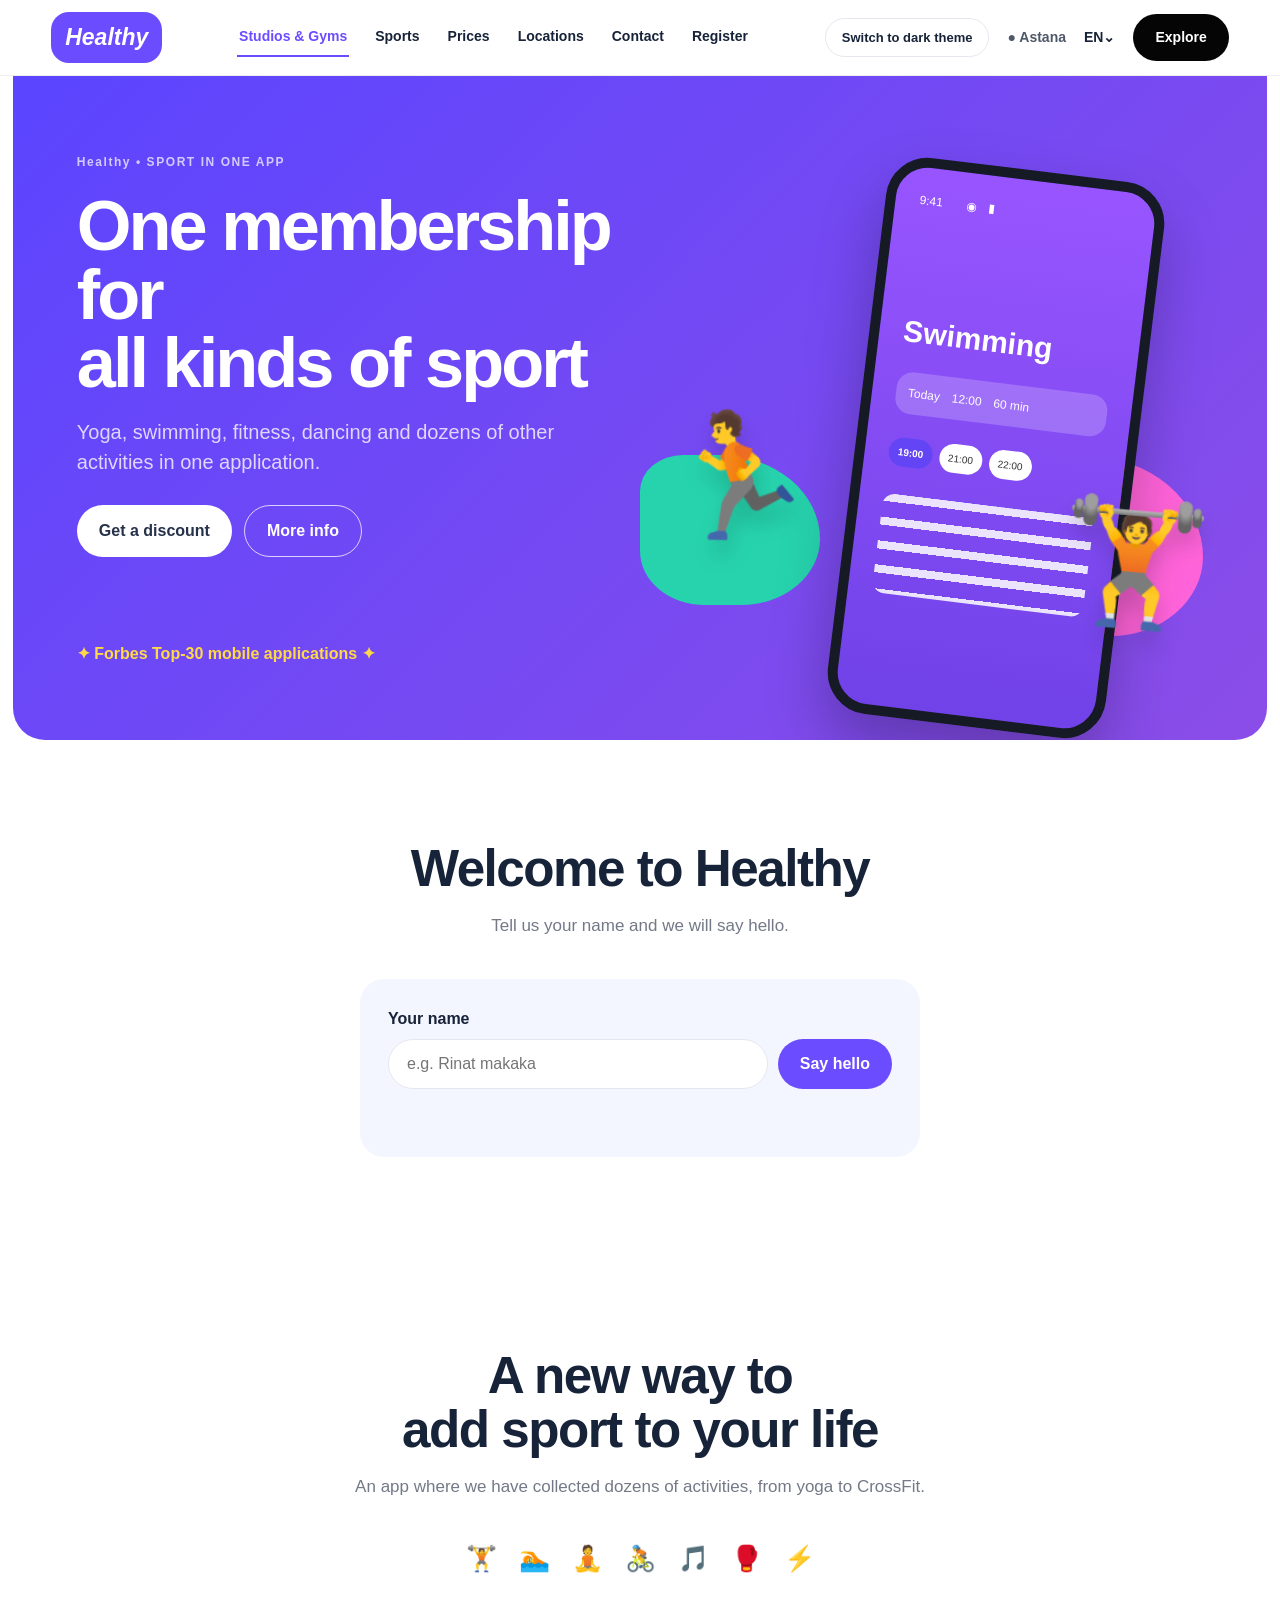
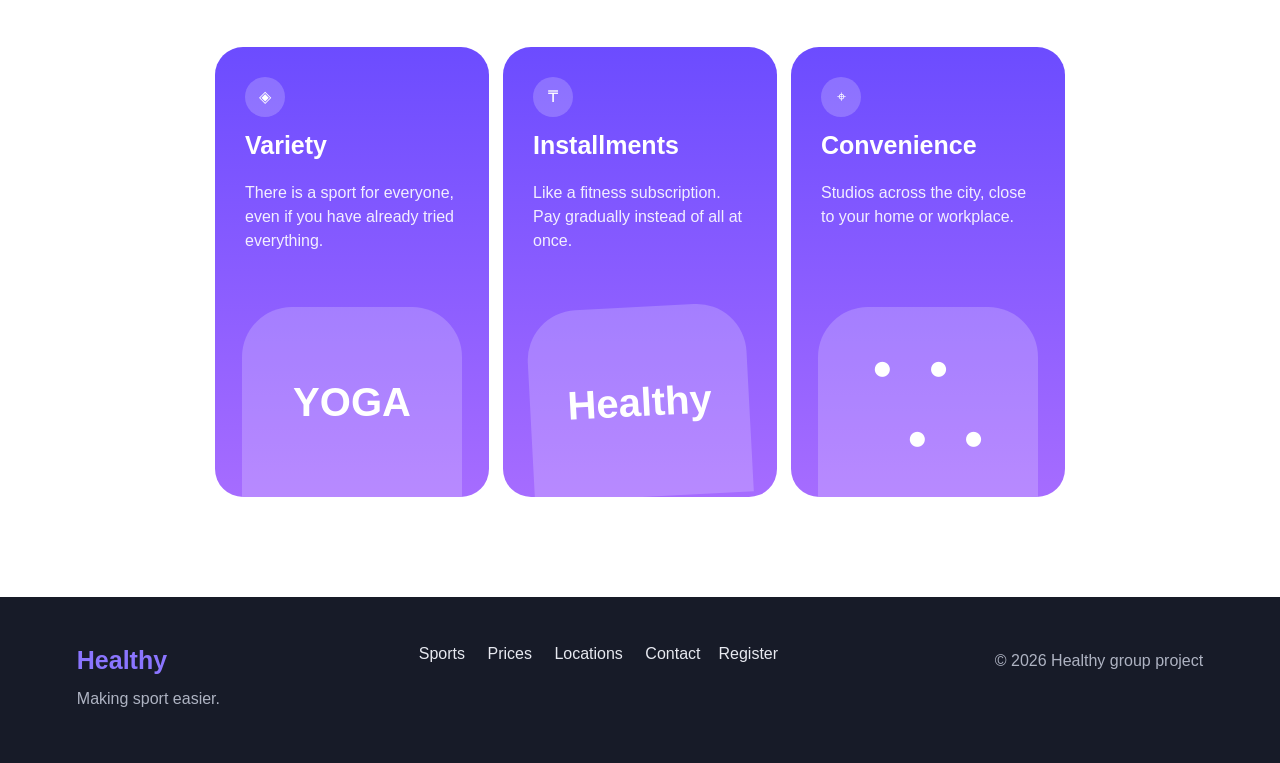
<file: index.html>
<!DOCTYPE html>
<html lang="en">
<head>
  <meta charset="UTF-8">
  <meta name="viewport" content="width=device-width, initial-scale=1.0">
  <meta name="description" content="Healthy — one membership for many sports and activities.">
  <title>Healthy — Home</title>
  <link rel="stylesheet" href="css/style.css">
  <link rel="stylesheet" href="css/responsive.css">
  <link rel="stylesheet" href="css/interactive.css">
  <script src="vendor/jquery.min.js" defer></script>
  <script src="js/theme.js" defer></script>
</head>

<body>

<header class="site-header">
  <a class="logo" href="index.html">Healthy</a>

  <nav class="main-nav" aria-label="Main navigation">
    <a class="active" href="index.html">Studios & Gyms</a>
    <a href="sports.html">Sports</a>
    <a href="services.html">Prices</a>
    <a href="locations.html">Locations</a>
    <a href="contact.html">Contact</a>
    <a href="register.html">Register</a>
  </nav>

  <div class="header-actions">
    <button type="button" class="theme-btn" id="themeToggle">Switch to dark theme</button>
    <span class="location">● Astana</span>
    <span>EN⌄</span>
    <a class="btn btn-dark" href="locations.html">Explore</a>
  </div>
</header>


<main>

  <!-- HERO SECTION -->
  <section class="hero">

    <div class="hero-copy">

      <span class="eyebrow">
        Healthy • SPORT IN ONE APP
      </span>

      <h1>
        One membership for<br>
        all kinds of sport
      </h1>

      <p>
        Yoga, swimming, fitness, dancing and dozens of other
        activities in one application.
      </p>

      <div class="button-row">
        <a class="btn btn-light" href="services.html">
          Get a discount
        </a>

        <a class="btn btn-outline-light" href="locations.html">
          More info
        </a>
      </div>

      <div class="award">
        ✦ Forbes Top-30 mobile applications ✦
      </div>

    </div>


    <div class="hero-visual">

      <div class="phone">

        <div class="phone-top">
          9:41　　◉　▮
        </div>

        <div class="phone-title">
          Swimming
        </div>

        <div class="phone-card">
          Today　12:00　60 min
        </div>

        <div class="phone-times">
          <b>19:00</b>
          <span>21:00</span>
          <span>22:00</span>
        </div>

        <div class="phone-lines"></div>

      </div>

      <div class="person person-one">
        🏃
      </div>

      <div class="person person-two">
        🏋️
      </div>

      <div class="shape shape-pink"></div>

      <div class="shape shape-green"></div>

    </div>

  </section>



  <!-- TASK 0: Personal welcome -->
  <section class="section welcome-section" id="task0">
    <div class="section-heading centered">
      <h2>Welcome to Healthy</h2>
      <p>Tell us your name and we will say hello.</p>
    </div>
    <div class="welcome-box">
      <label for="nameInput">Your name</label>
      <div class="welcome-row">
        <input type="text" id="nameInput" placeholder="e.g. Rinat makaka">
        <button type="button" id="welcomeBtn" class="btn btn-blue">Say hello</button>
      </div>
      <p id="welcomeMessage" class="welcome-message" aria-live="polite"></p>
    </div>
  </section>

  <!-- INTRO SECTION -->
  <section class="section intro-section">

    <div class="section-heading centered">

      <h2>
        A new way to<br>
        add sport to your life
      </h2>

      <p>
        An app where we have collected dozens of activities,
        from yoga to CrossFit.
      </p>

    </div>


    <div class="icon-row" aria-label="Types of activities">

      <span>🏋️</span>
      <span>🏊</span>
      <span>🧘</span>
      <span>🚴</span>
      <span>🎵</span>
      <span>🥊</span>
      <span>⚡</span>

    </div>


    <div class="feature-grid">

      <article class="feature-card">

        <div>
          <span class="feature-icon">◈</span>
        </div>

        <h3>
          Variety
        </h3>

        <p>
          There is a sport for everyone, even if you have already
          tried everything.
        </p>

        <div class="mini-art yoga-art">
          YOGA
        </div>

      </article>


      <article class="feature-card">

        <div>
          <span class="feature-icon">₸</span>
        </div>

        <h3>
          Installments
        </h3>

        <p>
          Like a fitness subscription. Pay gradually instead of
          all at once.
        </p>

        <div class="mini-art cards-art">
          Healthy
        </div>

      </article>


      <article class="feature-card">

        <div>
          <span class="feature-icon">⌖</span>
        </div>

        <h3>
          Convenience
        </h3>

        <p>
          Studios across the city, close to your home or workplace.
        </p>

        <div class="mini-art map-art">
          ●　●<br>
          　●　●
        </div>

      </article>

    </div>

  </section>

</main>


<!-- FOOTER -->
<footer class="site-footer">

  <div>
    <strong>Healthy</strong>
    <p>Making sport easier.</p>
  </div>

  <div>
    <a href="sports.html">Sports</a>
    <a href="services.html">Prices</a>
    <a href="locations.html">Locations</a>
  <a href="contact.html">Contact</a><a href="register.html">Register</a>
  </div>

  <div>
    <p>
      © 2026 Healthy group project
    </p>
  </div>

</footer>

<script src="js/welcome.js" defer></script>
</body>
</html>
</file>
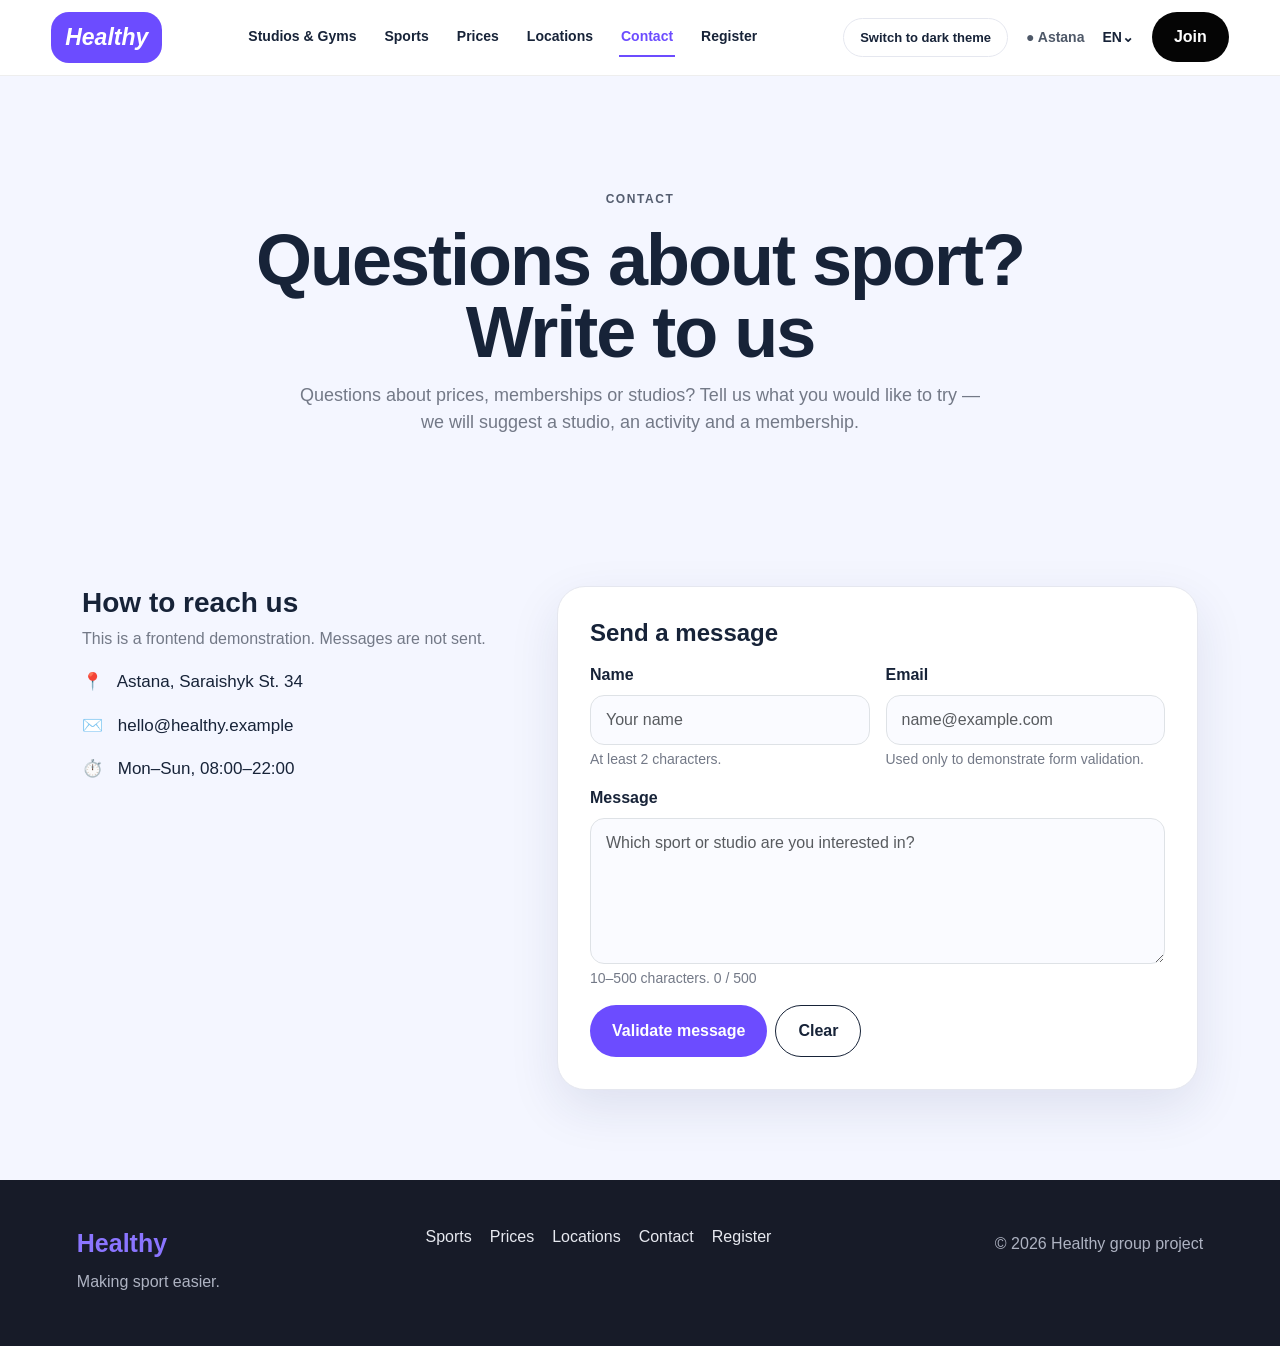
<file: contact.html>
<!DOCTYPE html>
<html lang="en">
<head>
  <meta charset="UTF-8">
  <meta name="viewport" content="width=device-width, initial-scale=1.0">
  <meta name="description" content="Contact Healthy — questions about sports, memberships and studios.">
  <title>Healthy — Contact</title>
  <link rel="stylesheet" href="vendor/bootstrap.min.css">
  <link rel="stylesheet" href="css/style.css">
  <link rel="stylesheet" href="css/responsive.css">
  <link rel="stylesheet" href="css/forms.css">
  <link rel="stylesheet" href="css/interactive.css">
  <script src="vendor/jquery.min.js" defer></script>
  <script src="js/theme.js" defer></script>
</head>
<body>

<header class="site-header">
  <a class="logo" href="index.html">Healthy</a>
  <nav class="main-nav" aria-label="Main navigation">
    <a href="index.html">Studios &amp; Gyms</a>
    <a href="sports.html">Sports</a>
    <a href="services.html">Prices</a>
    <a href="locations.html">Locations</a>
    <a class="active" aria-current="page" href="contact.html">Contact</a>
    <a href="register.html">Register</a>
  </nav>
  <div class="header-actions">
    <button type="button" class="theme-btn" id="themeToggle">Switch to dark theme</button>
    <span class="location">● Astana</span>
    <span>EN⌄</span>
    <a class="btn btn-dark" href="register.html">Join</a>
  </div>
</header>

<main>
  <section class="page-hero">
    <span class="eyebrow">CONTACT</span>
    <h1>Questions about sport? Write to us</h1>
    <p>Questions about prices, memberships or studios? Tell us what you would like to try — we will suggest a studio, an activity and a membership.</p>
  </section>

  <section class="section form-section">
    <div class="container">
      <div class="row g-4 justify-content-center">

        <div class="col-12 col-lg-5">
          <h2 class="h3 fw-bold">How to reach us</h2>
          <p class="text-body-secondary">This is a frontend demonstration. Messages are not sent.</p>
          <ul class="list-unstyled info-list">
            <li><span aria-hidden="true">📍</span> Astana, Saraishyk St. 34</li>
            <li><span aria-hidden="true">✉️</span> hello@healthy.example</li>
            <li><span aria-hidden="true">⏱️</span> Mon–Sun, 08:00–22:00</li>
          </ul>
        </div>

        <div class="col-12 col-lg-7">
          <form id="contactForm" class="form-card needs-validation" name="contact" action="#" method="post" novalidate>
            <h2 class="h4 fw-bold mb-3">Send a message</h2>
            <div class="row g-3">

              <div class="col-12 col-md-6">
                <label for="contactName" class="form-label">Name</label>
                <input type="text" class="form-control" id="contactName" name="name"
                       placeholder="Your name" minlength="2" maxlength="60"
                       autocomplete="name" aria-describedby="contactNameHelp" required>
                <div id="contactNameHelp" class="form-text">At least 2 characters.</div>
                <div class="valid-feedback">Looks good!</div>
                <div class="invalid-feedback">Please enter your name (at least 2 characters).</div>
              </div>

              <div class="col-12 col-md-6">
                <label for="contactEmail" class="form-label">Email</label>
                <input type="email" class="form-control" id="contactEmail" name="email"
                       placeholder="name@example.com" autocomplete="email"
                       aria-describedby="contactEmailHelp" required>
                <div id="contactEmailHelp" class="form-text">Used only to demonstrate form validation.</div>
                <div class="valid-feedback">Looks good!</div>
                <div class="invalid-feedback">Please enter a valid email, e.g. name@example.com.</div>
              </div>

              <div class="col-12">
                <label for="contactMessage" class="form-label">Message</label>
                <textarea class="form-control" id="contactMessage" name="message" rows="5"
                          placeholder="Which sport or studio are you interested in?"
                          minlength="10" maxlength="500" aria-describedby="contactMessageHelp" required></textarea>
                <div id="contactMessageHelp" class="form-text">10–500 characters. <span id="messageCount">0 / 500</span></div>
                <div class="valid-feedback">Thanks, that is enough detail.</div>
                <div class="invalid-feedback" id="messageInvalid">Your message must be 10–500 characters.</div>
              </div>

              <div class="col-12 d-flex gap-2 flex-wrap">
                <button type="submit" class="btn btn-blue">Validate message</button>
                <button type="reset" class="btn btn-outline-dark">Clear</button>
              </div>
            </div>
            <div id="contactSuccess" class="alert alert-success mt-3 d-none" role="status">
              ✅ Thank you! Your message was validated successfully (demonstration only — nothing was sent).
            </div>
          </form>
        </div>

      </div>
    </div>
  </section>
</main>

<footer class="site-footer">
  <div><strong>Healthy</strong><p>Making sport easier.</p></div>
  <div><a href="sports.html">Sports</a><a href="services.html">Prices</a><a href="locations.html">Locations</a><a href="contact.html">Contact</a><a href="register.html">Register</a></div>
  <div><p>© 2026 Healthy group project</p></div>
</footer>
<script src="js/contact.js" defer></script>
</body>
</html>
</file>
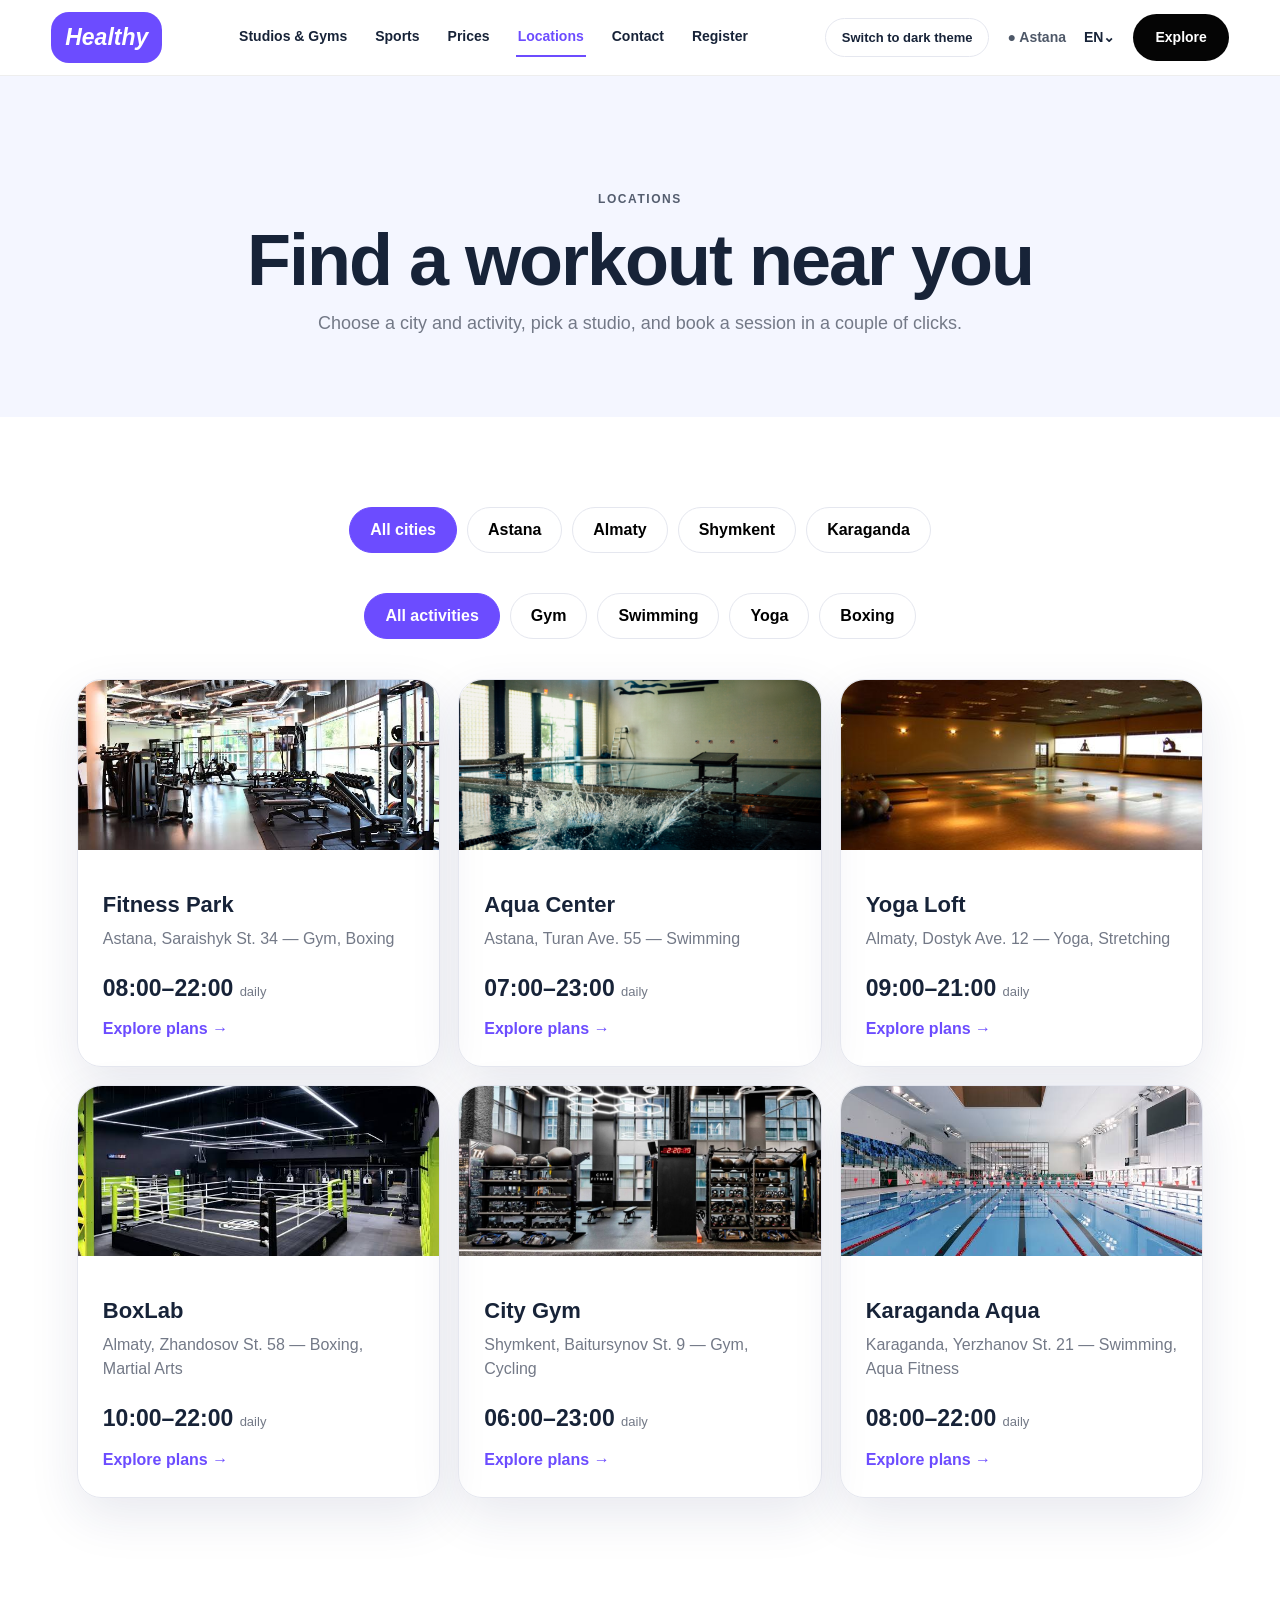
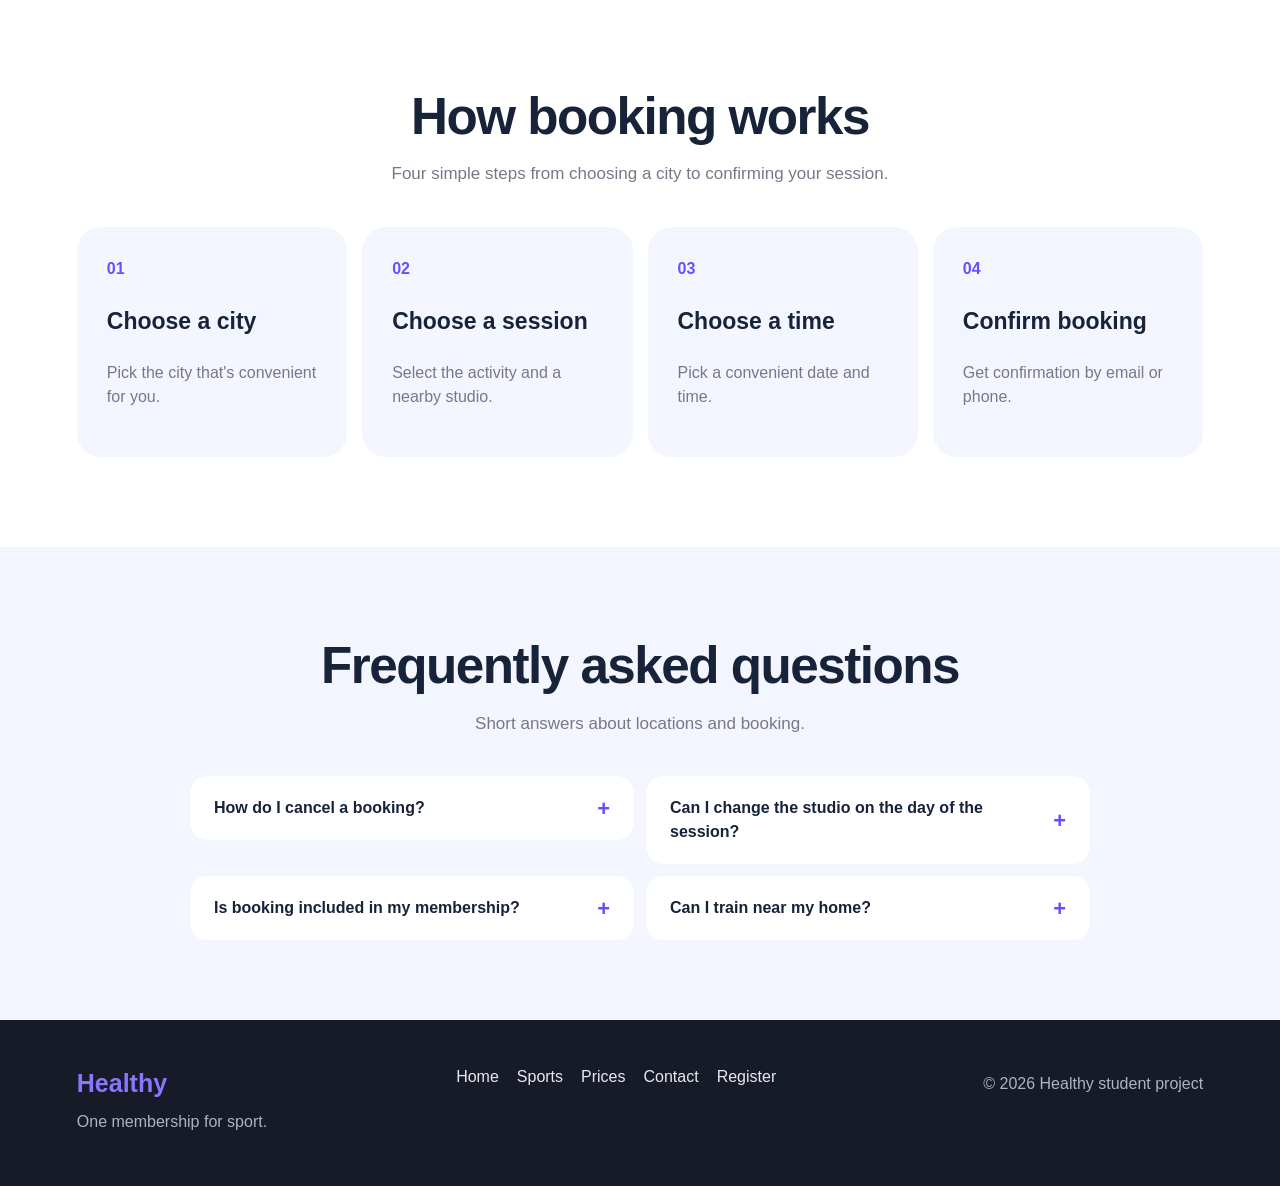
<file: locations.html>
<!DOCTYPE html>
<html lang="en">
<head>
  <meta charset="UTF-8">
  <meta name="viewport" content="width=device-width, initial-scale=1.0">
  <meta name="description" content="Find Healthy studios and gyms near you, and book a session.">
  <title>Healthy — Locations</title>
  <link rel="stylesheet" href="css/style.css">
  <link rel="stylesheet" href="css/responsive.css">
  <link rel="stylesheet" href="css/interactive.css">
  <script src="vendor/jquery.min.js" defer></script>
  <script src="js/theme.js" defer></script>
</head>
<body>
<header class="site-header">
  <a class="logo" href="index.html">Healthy</a>
  <nav class="main-nav" aria-label="Main navigation">
    <a href="index.html">Studios &amp; Gyms</a>
    <a href="sports.html">Sports</a>
    <a href="services.html">Prices</a>
    <a class="active" href="locations.html">Locations</a>
    <a href="contact.html">Contact</a>
    <a href="register.html">Register</a>
  </nav>
  <div class="header-actions">
    <button type="button" class="theme-btn" id="themeToggle">Switch to dark theme</button>
    <span class="location">●  Astana</span>
    <span>EN⌄</span>
    <a class="btn btn-dark" href="register.html">Explore</a>
  </div>
</header>

<main>

  <!--HERO-->
  <section class="page-hero">
    <span class="eyebrow">LOCATIONS</span>
    <h1>Find a workout near you</h1>
    <p>Choose a city and activity, pick a studio, and book a session in a couple of clicks.</p>
  </section>

  <!--FILTERS — Flexbox-->
  <section class="section">

    <div class="filter-bar" role="group" aria-label="Filter by city">
      <button class="filter active-filter">All cities</button>
      <button class="filter">Astana</button>
      <button class="filter">Almaty</button>
      <button class="filter">Shymkent</button>
      <button class="filter">Karaganda</button>
    </div>

    <div class="filter-bar" role="group" aria-label="Filter by activity">
      <button class="filter active-filter">All activities</button>
      <button class="filter">Gym</button>
      <button class="filter">Swimming</button>
      <button class="filter">Yoga</button>
      <button class="filter">Boxing</button>
    </div>

    <!--LOCATIONS GRID CSS Grid 6 карточек -->
    <div class="catalog-grid">

      <article class="catalog-card" id="loc-fitness-park">
        <figure class="card-photo">
          <img src="images/jym.jpg" alt="Interior of Fitness Park gym in Astana, with strength and cardio equipment">
        </figure>
        <h2>Fitness Park</h2>
        <p>Astana, Saraishyk St. 34 — Gym, Boxing</p>
        <div class="price">08:00–22:00 <small>daily</small></div>
        <a href="register.html">Explore plans →</a>
      </article>

      <article class="catalog-card" id="loc-aqua">
        <figure class="card-photo">
          <img src="images/Common-Indoor-Pool-Humidity-Problems-1080x675.png" alt="Indoor swimming pool at Aqua Center in Astana">
        </figure>
        <h2>Aqua Center</h2>
        <p>Astana, Turan Ave. 55 — Swimming</p>
        <div class="price">07:00–23:00 <small>daily</small></div>
        <a href="register.html">Explore plans →</a>
      </article>

      <article class="catalog-card" id="loc-yoga-loft">
        <figure class="card-photo">
          <img src="images/yoga-floor.jpg" alt="Woman practicing yoga indoors at Yoga Loft studio in Almaty">
        </figure>
        <h2>Yoga Loft</h2>
        <p>Almaty, Dostyk Ave. 12 — Yoga, Stretching</p>
        <div class="price">09:00–21:00 <small>daily</small></div>
        <a href="register.html">Explore plans →</a>
      </article>

      <article class="catalog-card" id="loc-boxlab">
        <figure class="card-photo">
          <img src="images/boxing.jpg" alt="Boxing training session at BoxLab gym in Almaty">
        </figure>
        <h2>BoxLab</h2>
        <p>Almaty, Zhandosov St. 58 — Boxing, Martial Arts</p>
        <div class="price">10:00–22:00 <small>daily</small></div>
        <a href="register.html">Explore plans →</a>
      </article>

      <article class="catalog-card" id="loc-shymkent-gym">
        <figure class="card-photo">
          <img src="images/CF_Thrive.jpg" alt="City Gym in Shymkent with exercise bikes and cardio machines">
        </figure>
        <h2>City Gym</h2>
        <p>Shymkent, Baitursynov St. 9 — Gym, Cycling</p>
        <div class="price">06:00–23:00 <small>daily</small></div>
        <a href="register.html">Explore plans →</a>
      </article>

      <article class="catalog-card" id="loc-karaganda-pool">
        <figure class="card-photo">
          <img src="images/pool.jpg" alt="Indoor pool at Karaganda Aqua swimming and aqua fitness center">
        </figure>
        <h2>Karaganda Aqua</h2>
        <p>Karaganda, Yerzhanov St. 21 — Swimming, Aqua Fitness</p>
        <div class="price">08:00–22:00 <small>daily</small></div>
        <a href="register.html">Explore plans →</a>
      </article>

    </div>
  </section>

  <!-- HOW IT WORKS  Flexbox/Grid 4 шага  -->
  <section class="section">
    <div class="section-heading centered">
      <h2>How booking works</h2>
      <p>Four simple steps from choosing a city to confirming your session.</p>
    </div>
    <div class="steps-grid steps-grid-4">
      <article class="step"><span>01</span><h3>Choose a city</h3><p>Pick the city that's convenient for you.</p></article>
      <article class="step"><span>02</span><h3>Choose a session</h3><p>Select the activity and a nearby studio.</p></article>
      <article class="step"><span>03</span><h3>Choose a time</h3><p>Pick a convenient date and time.</p></article>
      <article class="step"><span>04</span><h3>Confirm booking</h3><p>Get confirmation by email or phone.</p></article>
    </div>
  </section>

  <!--FAQ -->
  <section class="faq-section">
    <div class="section-heading centered"><h2>Frequently asked questions</h2><p>Short answers about locations and booking.</p></div>
    <div class="faq-grid" id="task2">
      <div class="faq-item">
        <button type="button" class="faq-question" aria-expanded="false" aria-controls="faq-answer-1">How do I cancel a booking?</button>
        <p class="faq-answer" id="faq-answer-1" hidden>This demonstration does not create bookings, so there is nothing to cancel.</p>
      </div>
      <div class="faq-item">
        <button type="button" class="faq-question" aria-expanded="false" aria-controls="faq-answer-2">Can I change the studio on the day of the session?</button>
        <p class="faq-answer" id="faq-answer-2" hidden>Studio changes are not available in this frontend demonstration.</p>
      </div>
      <div class="faq-item">
        <button type="button" class="faq-question" aria-expanded="false" aria-controls="faq-answer-3">Is booking included in my membership?</button>
        <p class="faq-answer" id="faq-answer-3" hidden>Plans and booking are examples; no purchase or booking is processed.</p>
      </div>
      <div class="faq-item">
        <button type="button" class="faq-question" aria-expanded="false" aria-controls="faq-answer-4">Can I train near my home?</button>
        <p class="faq-answer" id="faq-answer-4" hidden>Browse the example locations on this page. Availability is not verified.</p>
      </div>
    </div>
  </section>

</main>

<footer class="site-footer">
  <div><strong>Healthy</strong><p>One membership for sport.</p></div>
  <div><a href="index.html">Home</a><a href="sports.html">Sports</a><a href="services.html">Prices</a><a href="contact.html">Contact</a><a href="register.html">Register</a></div>
  <div><p>© 2026 Healthy student project</p></div>
</footer>
<script src="js/faq.js" defer></script>
</body>
</html>
</file>
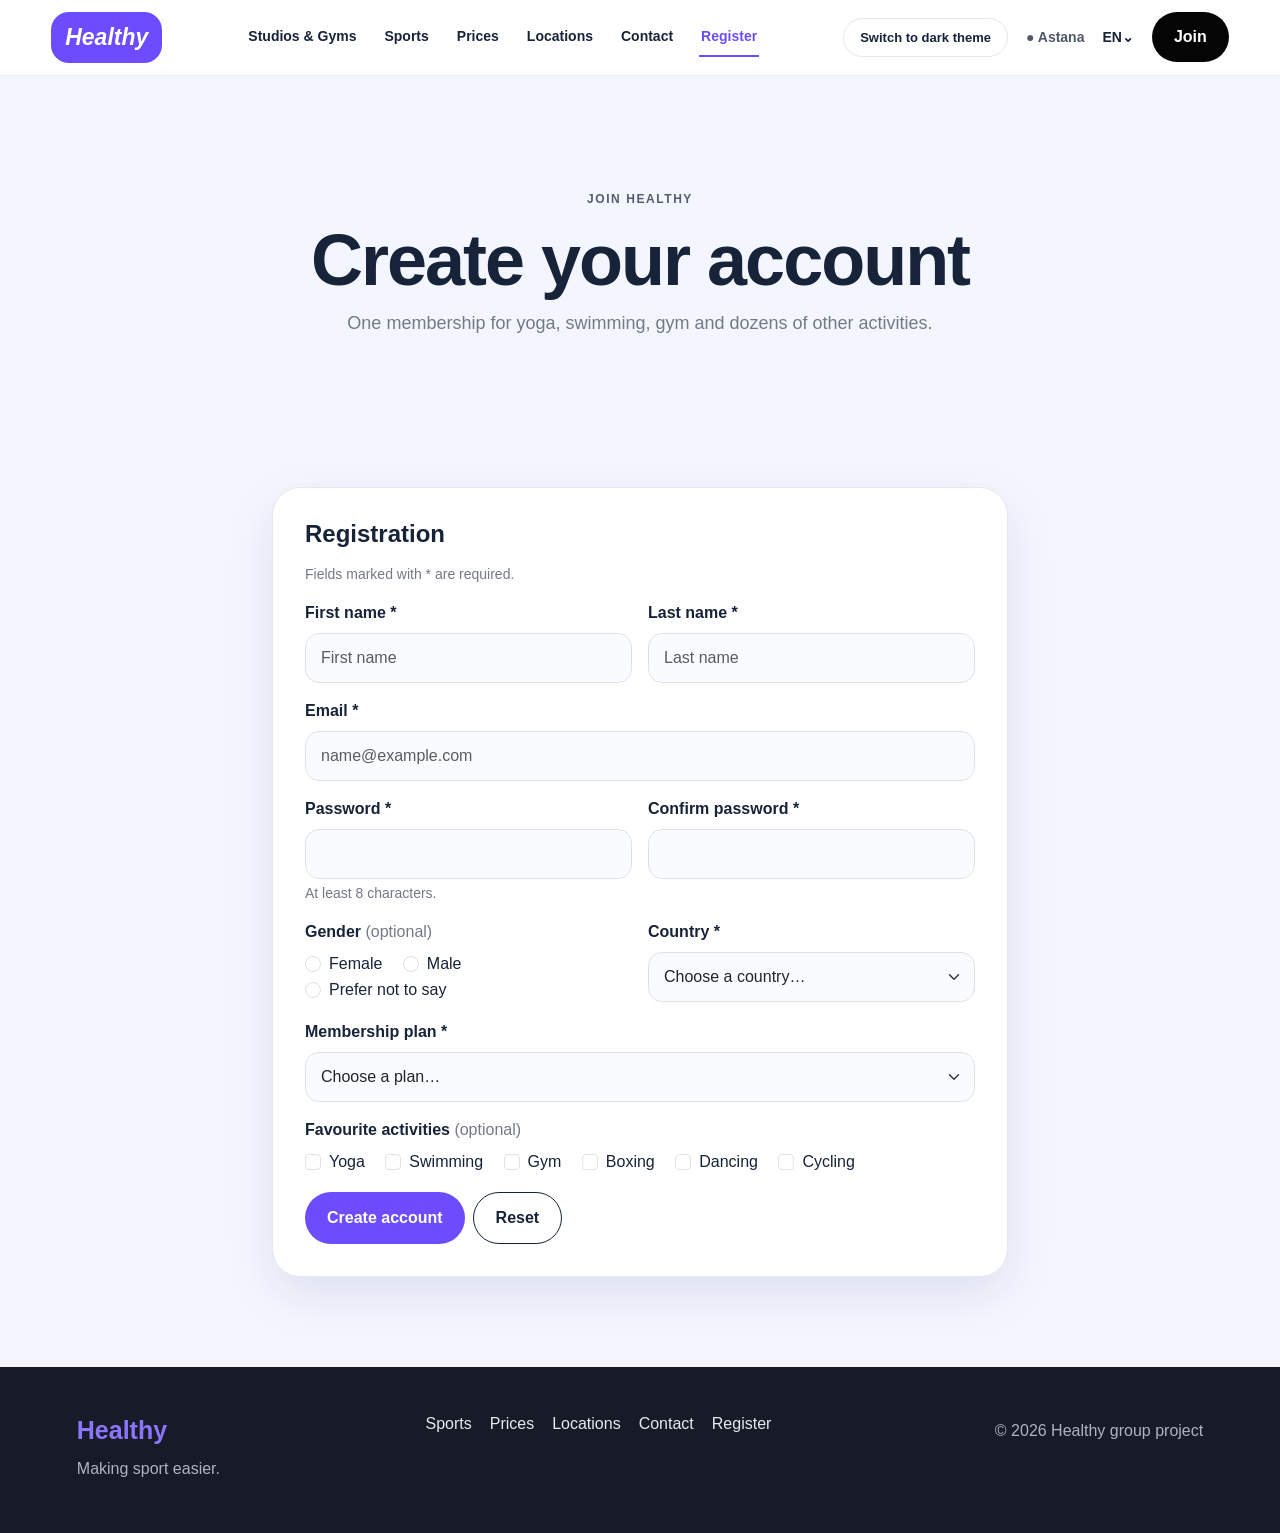
<file: register.html>
<!DOCTYPE html>
<html lang="en">
<head>
  <meta charset="UTF-8">
  <meta name="viewport" content="width=device-width, initial-scale=1.0">
  <meta name="description" content="Create a Healthy account — one membership for all kinds of sport.">
  <title>Healthy — Register</title>
  <link rel="stylesheet" href="vendor/bootstrap.min.css">
  <link rel="stylesheet" href="css/style.css">
  <link rel="stylesheet" href="css/responsive.css">
  <link rel="stylesheet" href="css/forms.css">
  <link rel="stylesheet" href="css/interactive.css">
  <script src="vendor/jquery.min.js" defer></script>
  <script src="js/theme.js" defer></script>
</head>
<body>

<header class="site-header">
  <a class="logo" href="index.html">Healthy</a>
  <nav class="main-nav" aria-label="Main navigation">
    <a href="index.html">Studios &amp; Gyms</a>
    <a href="sports.html">Sports</a>
    <a href="services.html">Prices</a>
    <a href="locations.html">Locations</a>
    <a href="contact.html">Contact</a>
    <a class="active" aria-current="page" href="register.html">Register</a>
  </nav>
  <div class="header-actions">
    <button type="button" class="theme-btn" id="themeToggle">Switch to dark theme</button>
    <span class="location">● Astana</span>
    <span>EN⌄</span>
    <a class="btn btn-dark" href="register.html">Join</a>
  </div>
</header>

<main>
  <section class="page-hero">
    <span class="eyebrow">JOIN HEALTHY</span>
    <h1>Create your account</h1>
    <p>One membership for yoga, swimming, gym and dozens of other activities.</p>
  </section>

  <section class="section form-section">
    <div class="container">
      <div class="row justify-content-center">
        <div class="col-12 col-lg-9 col-xl-8">
          <form id="registerForm" class="form-card" name="register" action="#" method="post" novalidate>
            <h2 class="h4 fw-bold mb-3">Registration</h2>
            <p class="form-text mb-3">Fields marked with * are required.</p>
            <div class="row g-3">

              <div class="col-12 col-md-6">
                <label for="firstName" class="form-label">First name *</label>
                <input type="text" class="form-control" id="firstName" name="firstName" minlength="2" maxlength="40" autocomplete="given-name" placeholder="First name" required>
                <div class="valid-feedback">Looks good!</div>
                <div class="invalid-feedback">First name is required (at least 2 characters).</div>
              </div>

              <div class="col-12 col-md-6">
                <label for="lastName" class="form-label">Last name *</label>
                <input type="text" class="form-control" id="lastName" name="lastName" minlength="2" maxlength="40" autocomplete="family-name" placeholder="Last name" required>
                <div class="valid-feedback">Looks good!</div>
                <div class="invalid-feedback">Last name is required (at least 2 characters).</div>
              </div>

              <div class="col-12">
                <label for="regEmail" class="form-label">Email *</label>
                <input type="email" class="form-control" id="regEmail" name="email" autocomplete="email" placeholder="name@example.com" required>
                <div class="valid-feedback">Looks good!</div>
                <div class="invalid-feedback">Please enter a valid email address.</div>
              </div>

              <div class="col-12 col-md-6">
                <label for="password" class="form-label">Password *</label>
                <input type="password" class="form-control" id="password" name="password" minlength="8" autocomplete="new-password" aria-describedby="passwordHelp" required>
                <div id="passwordHelp" class="form-text">At least 8 characters.</div>
                <div class="valid-feedback">Password accepted.</div>
                <div class="invalid-feedback">Password must be at least 8 characters.</div>
              </div>

              <div class="col-12 col-md-6">
                <label for="confirmPassword" class="form-label">Confirm password *</label>
                <input type="password" class="form-control" id="confirmPassword" name="confirmPassword" minlength="8" autocomplete="new-password" required>
                <div class="valid-feedback">Passwords match.</div>
                <div class="invalid-feedback" id="confirmInvalid">Please confirm your password (at least 8 characters).</div>
              </div>

              <div class="col-12 col-md-6">
                <fieldset>
                  <legend class="form-label fs-6">Gender <span class="text-body-secondary fw-normal">(optional)</span></legend>
                  <div class="form-check form-check-inline"><input class="form-check-input" type="radio" id="gender-female" name="gender" value="female"><label class="form-check-label" for="gender-female">Female</label></div>
                  <div class="form-check form-check-inline"><input class="form-check-input" type="radio" id="gender-male" name="gender" value="male"><label class="form-check-label" for="gender-male">Male</label></div>
                  <div class="form-check form-check-inline"><input class="form-check-input" type="radio" id="gender-none" name="gender" value="none"><label class="form-check-label" for="gender-none">Prefer not to say</label></div>
                  
                </fieldset>
              </div>

              <div class="col-12 col-md-6">
                <label for="country" class="form-label">Country *</label>
                <select class="form-select" id="country" name="country" required>
                  <option value="" selected>Choose a country…</option>
                  <option value="Kazakhstan">Kazakhstan</option><option value="Kyrgyzstan">Kyrgyzstan</option><option value="Uzbekistan">Uzbekistan</option><option value="Russia">Russia</option><option value="Other">Other</option>
                </select>
                <div class="valid-feedback">Looks good!</div>
                <div class="invalid-feedback">Please select your country.</div>
              </div>

              <div class="col-12">
                <label for="plan" class="form-label">Membership plan *</label>
                <select class="form-select" id="plan" name="plan" required>
                  <option value="" selected>Choose a plan…</option>
                  <option value="starter">Starter — 12,990 ₸ / 1 month</option>
                  <option value="upgraded">Upgraded — 25,990 ₸ / 3 months</option>
                  <option value="year">Year — 75,990 ₸ / 12 months</option>
                </select>
                <div class="valid-feedback">Plan selected.</div>
                <div class="invalid-feedback">Please choose a membership plan.</div>
              </div>

              <div class="col-12">
                <fieldset>
                  <legend class="form-label fs-6">Favourite activities <span class="text-body-secondary fw-normal">(optional)</span></legend>
                  <div class="form-check form-check-inline"><input class="form-check-input" type="checkbox" id="hobby-yoga" name="hobbies" value="yoga"><label class="form-check-label" for="hobby-yoga">Yoga</label></div>
                  <div class="form-check form-check-inline"><input class="form-check-input" type="checkbox" id="hobby-swimming" name="hobbies" value="swimming"><label class="form-check-label" for="hobby-swimming">Swimming</label></div>
                  <div class="form-check form-check-inline"><input class="form-check-input" type="checkbox" id="hobby-gym" name="hobbies" value="gym"><label class="form-check-label" for="hobby-gym">Gym</label></div>
                  <div class="form-check form-check-inline"><input class="form-check-input" type="checkbox" id="hobby-boxing" name="hobbies" value="boxing"><label class="form-check-label" for="hobby-boxing">Boxing</label></div>
                  <div class="form-check form-check-inline"><input class="form-check-input" type="checkbox" id="hobby-dance" name="hobbies" value="dance"><label class="form-check-label" for="hobby-dance">Dancing</label></div>
                  <div class="form-check form-check-inline"><input class="form-check-input" type="checkbox" id="hobby-cycling" name="hobbies" value="cycling"><label class="form-check-label" for="hobby-cycling">Cycling</label></div>
                  
                </fieldset>
              </div>

              <div class="col-12 d-flex gap-2 flex-wrap">
                <button type="submit" class="btn btn-blue">Create account</button>
                <button type="reset" class="btn btn-outline-dark">Reset</button>
              </div>
            </div>
            <div id="registerSuccess" class="alert alert-success mt-3 d-none" role="status">
              ✅ Registration successful (demonstration only — no account was created).
            </div>
          </form>
        </div>
      </div>
    </div>
  </section>
</main>

<footer class="site-footer">
  <div><strong>Healthy</strong><p>Making sport easier.</p></div>
  <div><a href="sports.html">Sports</a><a href="services.html">Prices</a><a href="locations.html">Locations</a><a href="contact.html">Contact</a><a href="register.html">Register</a></div>
  <div><p>© 2026 Healthy group project</p></div>
</footer>
<script src="js/register.js"></script>
</body>
</html>
</file>
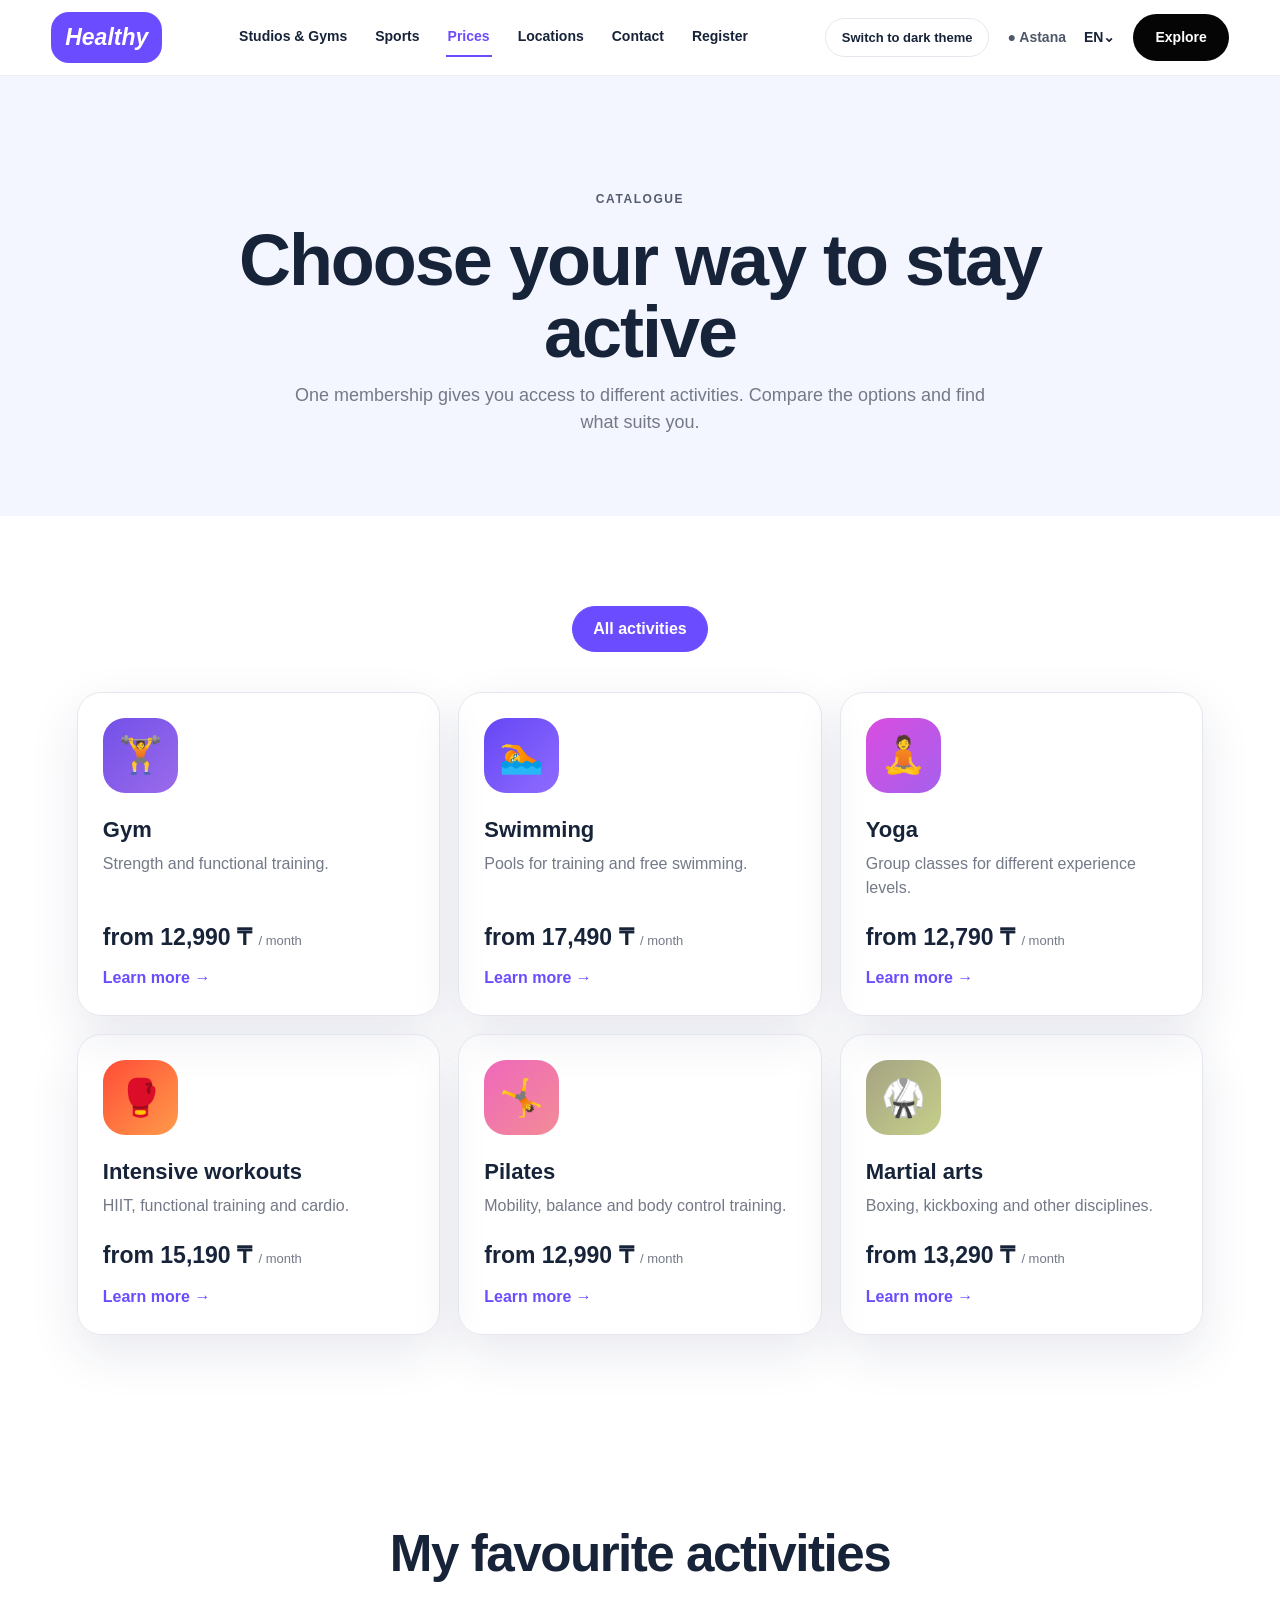
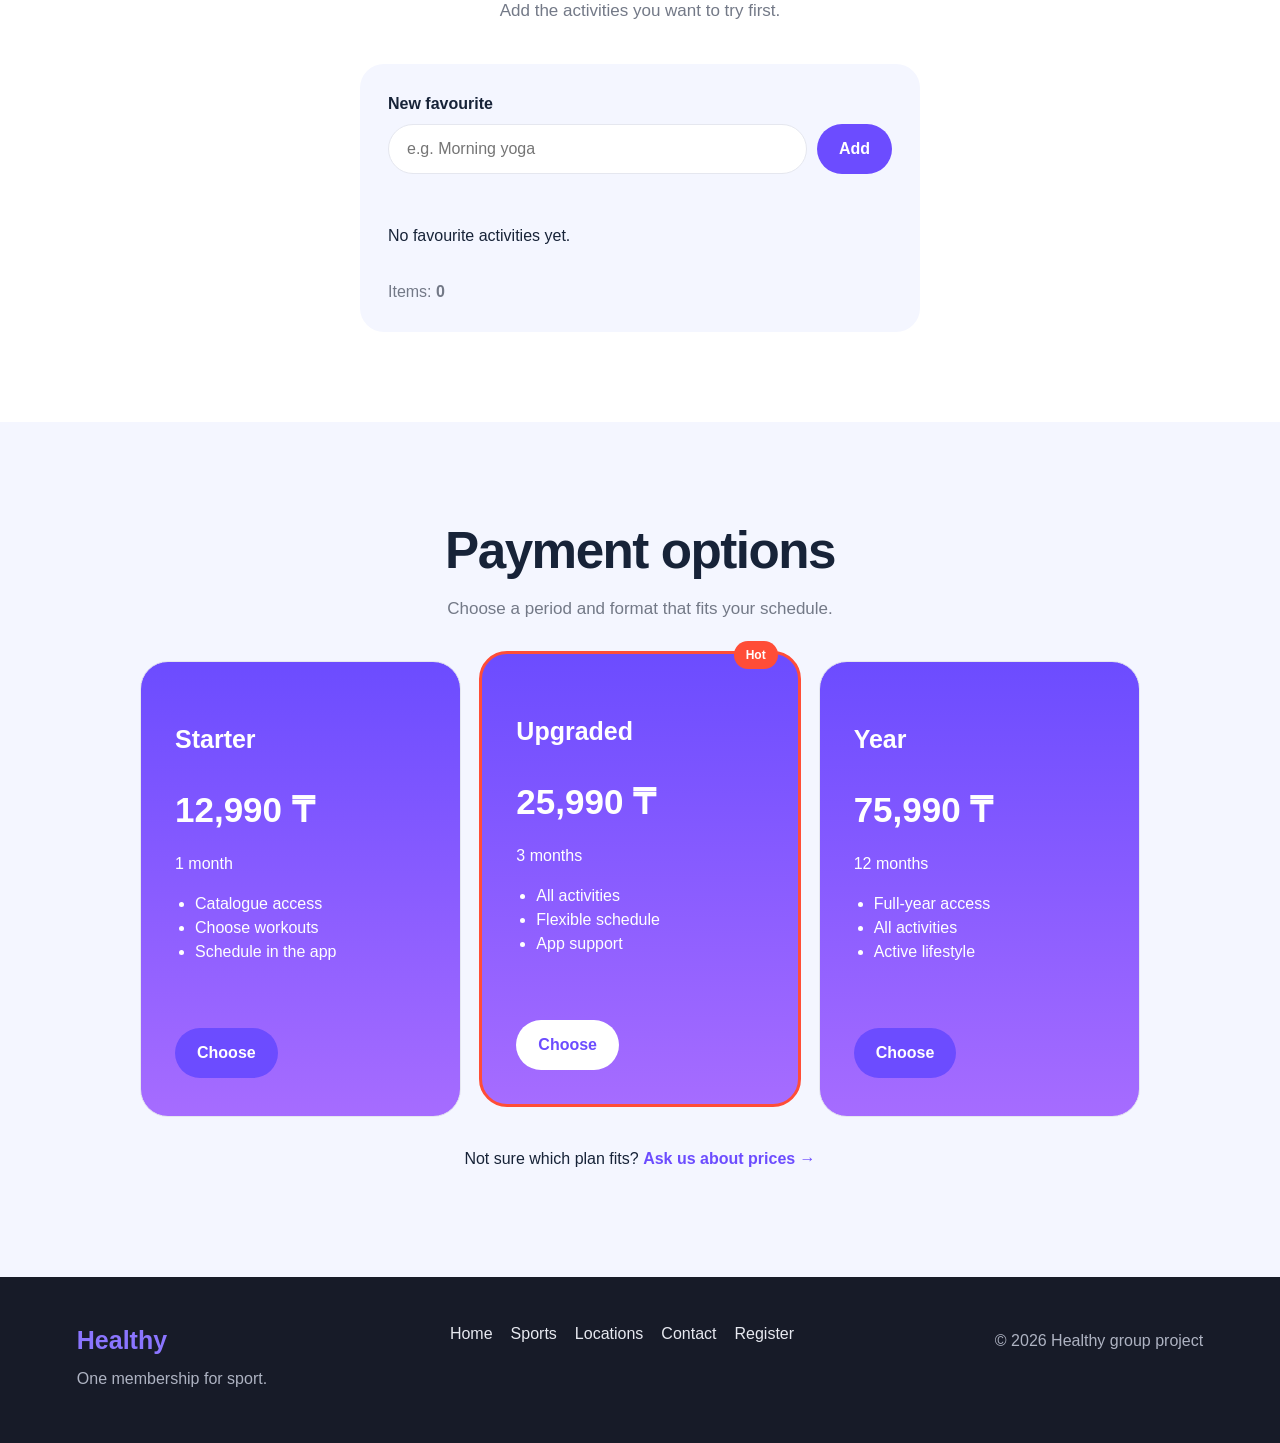
<file: services.html>
<!DOCTYPE html>
<html lang="en">
<head>
  <meta charset="UTF-8">
  <meta name="viewport" content="width=device-width, initial-scale=1.0">
  <meta name="description" content="Healthy sports catalogue and prices.">
  <title>Healthy — Prices & Activities</title>
  <link rel="stylesheet" href="css/style.css">
  <link rel="stylesheet" href="css/responsive.css">
  <link rel="stylesheet" href="css/interactive.css">
  <script src="vendor/jquery.min.js" defer></script>
  <script src="js/theme.js" defer></script>
</head>
<body>
<header class="site-header">
  <a class="logo" href="index.html">Healthy</a>
  <nav class="main-nav" aria-label="Main navigation">
    <a href="index.html">Studios & Gyms</a>
    <a href="sports.html">Sports</a>
    <a class="active" href="services.html">Prices</a>
    <a href="locations.html">Locations</a>
    <a href="contact.html">Contact</a>
    <a href="register.html">Register</a>
  </nav>
  <div class="header-actions">
    <button type="button" class="theme-btn" id="themeToggle">Switch to dark theme</button><span class="location">● Astana</span><span>EN⌄</span><a class="btn btn-dark" href="locations.html">Explore</a></div>
</header>

<main>
  <section class="page-hero">
    <span class="eyebrow">CATALOGUE</span>
    <h1>Choose your way to stay active</h1>
    <p>One membership gives you access to different activities. Compare the options and find what suits you.</p>
  </section>

  <section class="section">
    <div class="filter-bar" role="group" aria-label="Activity filters">
      <button class="filter active-filter">All activities</button>
    </div>

    <div class="catalog-grid">
      <article class="catalog-card"><div class="catalog-icon purple">🏋️</div><h2>Gym</h2><p>Strength and functional training.</p><div class="price">from 12,990 ₸ <small>/ month</small></div><a href="locations.html">Learn more →</a></article>
      <article class="catalog-card"><div class="catalog-icon blue">🏊</div><h2>Swimming</h2><p>Pools for training and free swimming.</p><div class="price">from 17,490 ₸ <small>/ month</small></div><a href="locations.html">Learn more →</a></article>
      <article class="catalog-card"><div class="catalog-icon pink">🧘</div><h2>Yoga</h2><p>Group classes for different experience levels.</p><div class="price">from 12,790 ₸ <small>/ month</small></div><a href="locations.html">Learn more →</a></article>
      <article class="catalog-card"><div class="catalog-icon orange">🥊</div><h2>Intensive workouts</h2><p>HIIT, functional training and cardio.</p><div class="price">from 15,190 ₸ <small>/ month</small></div><a href="locations.html">Learn more →</a></article>
      <article class="catalog-card"><div class="catalog-icon rose">🤸</div><h2>Pilates</h2><p>Mobility, balance and body control training.</p><div class="price">from 12,990 ₸ <small>/ month</small></div><a href="locations.html">Learn more →</a></article>
      <article class="catalog-card"><div class="catalog-icon olive">🥋</div><h2>Martial arts</h2><p>Boxing, kickboxing and other disciplines.</p><div class="price">from 13,290 ₸ <small>/ month</small></div><a href="locations.html">Learn more →</a></article>
    </div>
  </section>

  <!-- TASK 4: Favourite activities list -->
  <section class="section favourites-section" id="task4">
    <div class="section-heading centered">
      <h2>My favourite activities</h2>
      <p>Add the activities you want to try first.</p>
    </div>
    <div class="fav-box">
      <form id="favForm" novalidate>
        <label for="favInput">New favourite</label>
        <div class="welcome-row">
          <input type="text" id="favInput" placeholder="e.g. Morning yoga">
          <button type="submit" class="btn btn-blue">Add</button>
        </div>
      </form>
      <p id="favError" class="fav-error" aria-live="polite"></p>
      <p id="favEmpty">No favourite activities yet.</p>
      <ul id="favList" class="fav-list"></ul>
      <p class="fav-count">Items: <strong id="favCount">0</strong></p>
    </div>
  </section>

  <section class="pricing-section">
    <div class="section-heading centered"><h2>Payment options</h2><p>Choose a period and format that fits your schedule.</p></div>
    <div class="pricing-grid">
      <article class="price-card"><h3 style="color: white;">Starter</h3><strong style="color: white;">12,990 ₸</strong><p style="color: white;">1 month</p><ul style="color: white;"><li>Catalogue access</li><li>Choose workouts</li><li>Schedule in the app</li></ul><a class="btn btn-blue" href="register.html?plan=starter">Choose</a></article>
      <article class="price-card featured-price"><span class="badge">Hot</span><h3 style="color: white;">Upgraded</h3><strong style="color: white;">25,990 ₸</strong><p style="color: white;">3 months</p><ul style="color: white;"><li>All activities</li><li>Flexible schedule</li><li>App support</li></ul><a class="btn btn-light-blue" href="register.html?plan=upgraded">Choose</a></article>
      <article class="price-card"><h3 style="color: white;">Year</h3><strong style="color: white;">75,990 ₸</strong><p style="color: white;">12 months</p><ul style="color: white;"><li>Full-year access</li><li>All activities</li><li>Active lifestyle</li></ul><a class="btn btn-blue" href="register.html?plan=year">Choose</a></article>
    </div>
    <p class="center" style="margin-top:30px">Not sure which plan fits? <a href="contact.html" style="color:var(--blue);font-weight:800">Ask us about prices →</a></p>
  </section>
</main>

<footer class="site-footer">
  <div><strong>Healthy</strong><p>One membership for sport.</p></div>
  <div><a href="index.html">Home</a><a href="sports.html">Sports</a><a href="locations.html">Locations</a><a href="contact.html">Contact</a><a href="register.html">Register</a></div>
  <div><p>© 2026 Healthy group project</p></div>
</footer>
<script src="js/favourites.js" defer></script>
</body>
</html>
</file>
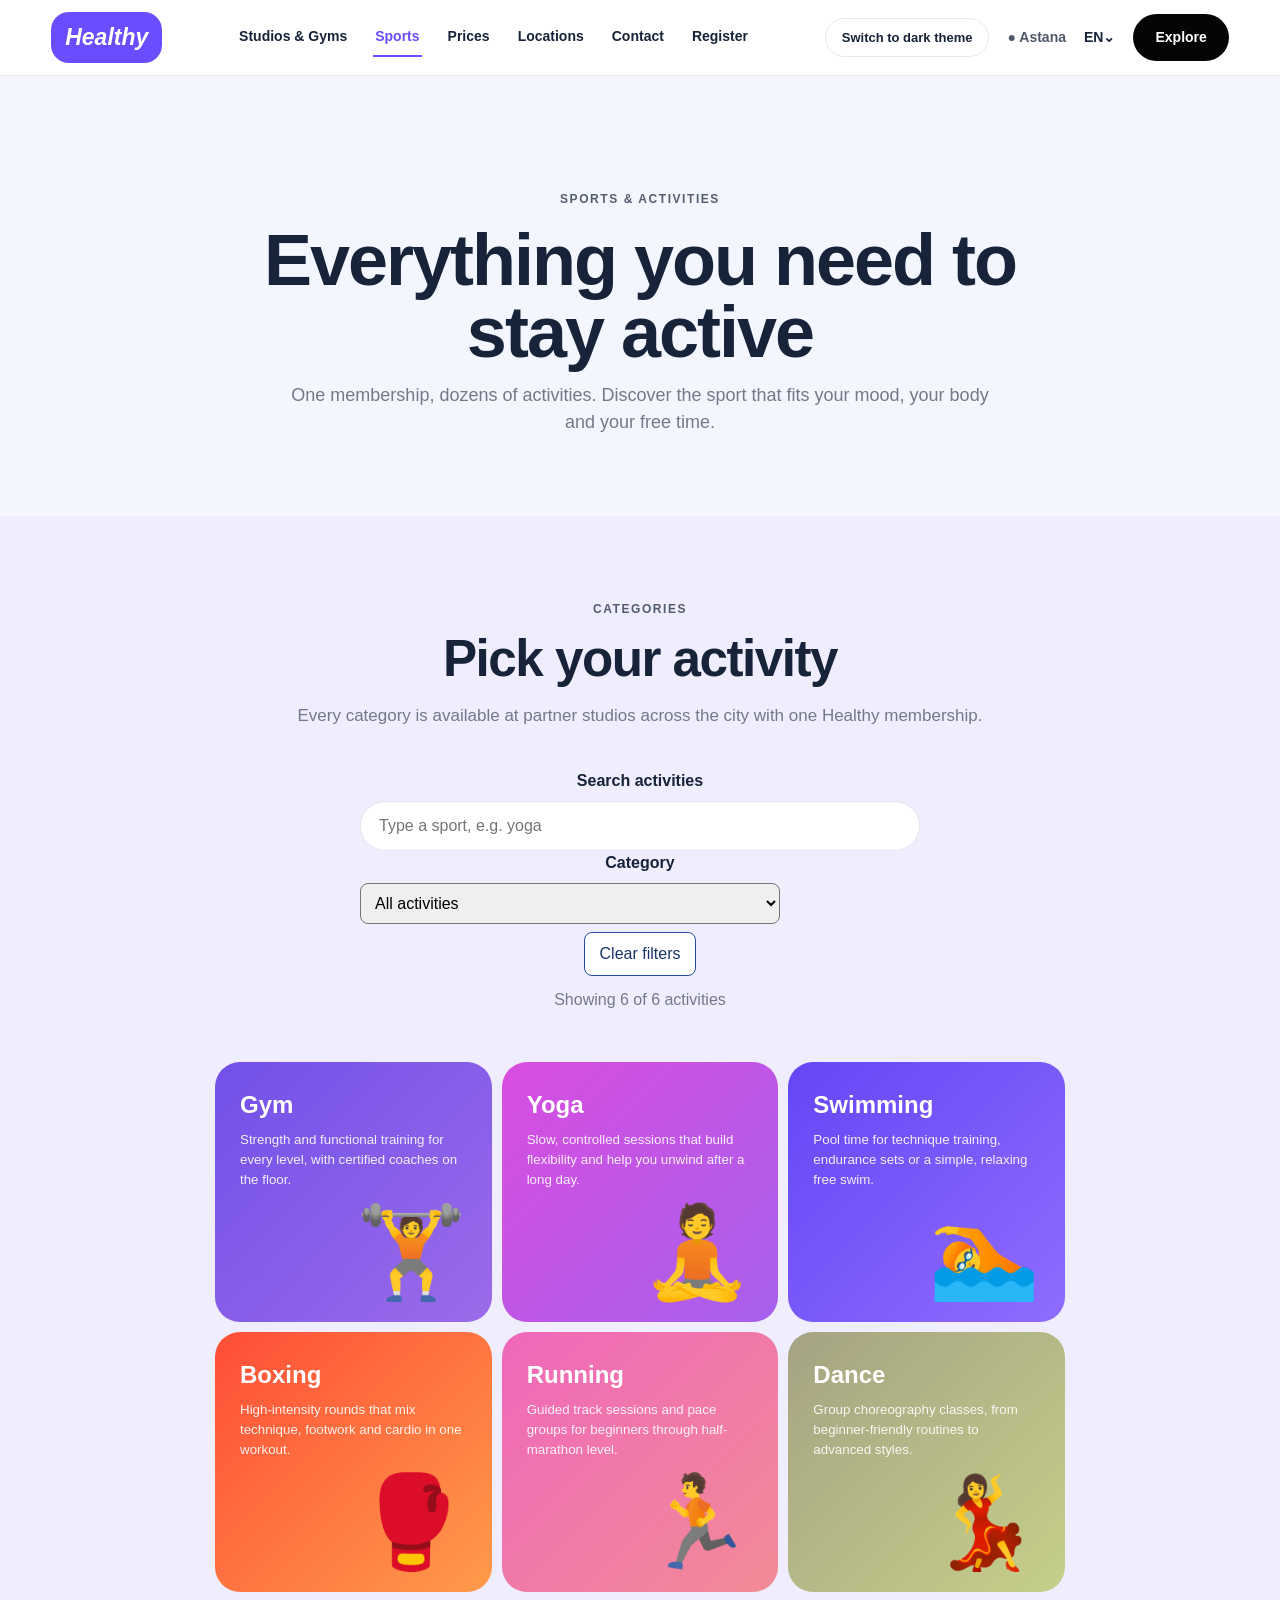
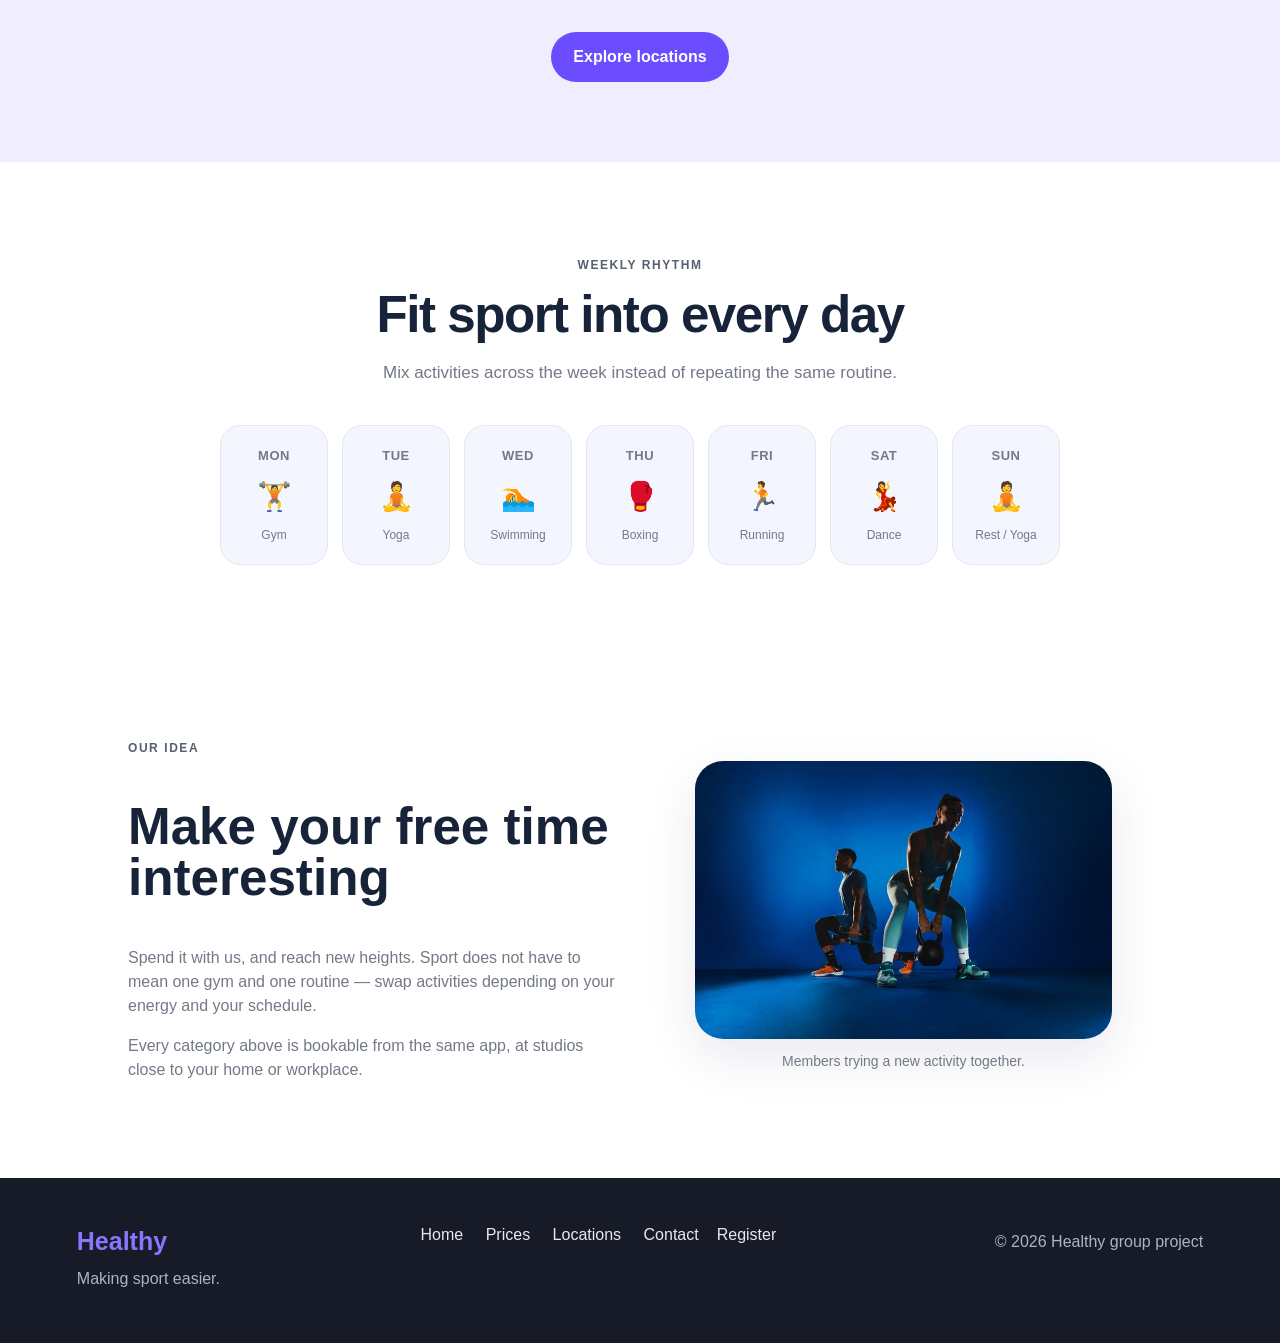
<file: sports.html>
<!DOCTYPE html>
<html lang="en">
<head>
  <meta charset="UTF-8">
  <meta name="viewport" content="width=device-width, initial-scale=1.0">
  <meta name="description" content="Explore all sports and activities available with a single Healthy membership.">
  <title>Healthy — Sports & Activities</title>
  <link rel="stylesheet" href="css/style.css">
  <link rel="stylesheet" href="css/responsive.css">
  <link rel="stylesheet" href="css/interactive.css">
  <script src="vendor/jquery.min.js" defer></script>
  <script src="js/theme.js" defer></script>
</head>
<body>
<header class="site-header">
  <a class="logo" href="index.html">Healthy</a>
  <nav class="main-nav" aria-label="Main navigation">
    <a href="index.html">Studios & Gyms</a>
    <a class="active" href="sports.html">Sports</a>
    <a href="services.html">Prices</a>
    <a href="locations.html">Locations</a>
    <a href="contact.html">Contact</a>
    <a href="register.html">Register</a>
  </nav>
  <div class="header-actions">
    <button type="button" class="theme-btn" id="themeToggle">Switch to dark theme</button>
    <span class="location">● Astana</span>
    <span>EN⌄</span>
    <a class="btn btn-dark" href="locations.html">Explore</a>
  </div>
</header>

<main>

  <!--HERO -->
  <section class="page-hero">
    <span class="eyebrow">SPORTS & ACTIVITIES</span>
    <h1>Everything you need to stay active</h1>
    <p>One membership, dozens of activities. Discover the sport that fits your mood, your body and your free time.</p>
  </section>

  <!--CATEGORIES — CSS Grid, 6 cards-->
  <section class="sport-strip">

    <div class="section-heading centered">
      <span class="eyebrow">CATEGORIES</span>
      <h2>Pick your activity</h2>
      <p>Every category is available at partner studios across the city with one Healthy membership.</p>
    </div>

    <!-- TASK 3: Live search -->
    <div class="search-box" id="task3">
      <label for="sportSearch">Search activities</label>
      <input type="text" id="sportSearch" placeholder="Type a sport, e.g. yoga">
      <label for="sportCategory">Category</label>
      <select id="sportCategory"><option value="all">All activities</option><option value="strength">Strength &amp; combat</option><option value="wellness">Wellness &amp; movement</option><option value="cardio">Cardio &amp; water</option></select>
      <button type="button" id="clearFilters">Clear filters</button>
      <p id="searchCount" class="search-count" aria-live="polite">Showing 6 of 6 activities</p>
      <p id="noResults" class="no-results" hidden>No results found</p>
    </div>

    <div class="sport-grid">

      <article class="sport-card purple" data-category="strength">
        <span>Gym</span>
        <small>Strength and functional training for every level, with certified coaches on the floor.</small>
        <strong aria-hidden="true">🏋️</strong>
      </article>

      <article class="sport-card pink" data-category="wellness">
        <span>Yoga</span>
        <small>Slow, controlled sessions that build flexibility and help you unwind after a long day.</small>
        <strong aria-hidden="true">🧘</strong>
      </article>

      <article class="sport-card blue" data-category="cardio">
        <span>Swimming</span>
        <small>Pool time for technique training, endurance sets or a simple, relaxing free swim.</small>
        <strong aria-hidden="true">🏊</strong>
      </article>

      <article class="sport-card orange" data-category="strength">
        <span>Boxing</span>
        <small>High-intensity rounds that mix technique, footwork and cardio in one workout.</small>
        <strong aria-hidden="true">🥊</strong>
      </article>

      <article class="sport-card rose" data-category="cardio">
        <span>Running</span>
        <small>Guided track sessions and pace groups for beginners through half-marathon level.</small>
        <strong aria-hidden="true">🏃</strong>
      </article>

      <article class="sport-card olive" data-category="wellness">
        <span>Dance</span>
        <small>Group choreography classes, from beginner-friendly routines to advanced styles.</small>
        <strong aria-hidden="true">💃</strong>
      </article>

    </div>

    <a href="locations.html" class="btn btn-blue" style="display:block;width:fit-content;margin:40px auto 0;">Explore locations</a>

  </section>

  <!--WEEKLY RHYTHM — page-specific Flexbox component-->
  <section class="section">

    <div class="section-heading centered">
      <span class="eyebrow">WEEKLY RHYTHM</span>
      <h2>Fit sport into every day</h2>
      <p>Mix activities across the week instead of repeating the same routine.</p>
    </div>

    <div class="schedule-row" role="list" aria-label="Suggested weekly activity plan">
      <div class="day-chip" role="listitem"><strong>MON</strong><span aria-hidden="true">🏋️</span><small>Gym</small></div>
      <div class="day-chip" role="listitem"><strong>TUE</strong><span aria-hidden="true">🧘</span><small>Yoga</small></div>
      <div class="day-chip" role="listitem"><strong>WED</strong><span aria-hidden="true">🏊</span><small>Swimming</small></div>
      <div class="day-chip" role="listitem"><strong>THU</strong><span aria-hidden="true">🥊</span><small>Boxing</small></div>
      <div class="day-chip" role="listitem"><strong>FRI</strong><span aria-hidden="true">🏃</span><small>Running</small></div>
      <div class="day-chip" role="listitem"><strong>SAT</strong><span aria-hidden="true">💃</span><small>Dance</small></div>
      <div class="day-chip" role="listitem"><strong>SUN</strong><span aria-hidden="true">🧘</span><small>Rest / Yoga</small></div>
    </div>

  </section>

  <!--FREE TIME STORY — two-column Grid, image-->
  <section class="story-section">

    <div class="story-copy">
      <span class="eyebrow">OUR IDEA</span>
      <h2>Make your free time interesting</h2>
      <p>Spend it with us, and reach new heights. Sport does not have to mean one gym and one routine — swap activities depending on your energy and your schedule.</p>
      <p>Every category above is bookable from the same app, at studios close to your home or workplace.</p>
    </div>

    <figure class="story-photo">
      <img src="images/activities.jpg" alt="People doing different sports together outdoors, including running and stretching" width="735" height="490">
      <figcaption>Members trying a new activity together.</figcaption>
    </figure>

  </section>

</main>

<footer class="site-footer">
  <div>
    <strong>Healthy</strong>
    <p>Making sport easier.</p>
  </div>
  <div>
    <a href="index.html">Home</a>
    <a href="services.html">Prices</a>
    <a href="locations.html">Locations</a>
  <a href="contact.html">Contact</a><a href="register.html">Register</a>
  </div>
  <div>
    <p>© 2026 Healthy group project</p>
  </div>
</footer>

<script src="js/search.js" defer></script>
</body>
</html>
</file>
<file: css/style.css>
:root {
  --orange: #ff4d37;
  --blue: #6c4cff;
  --blue-dark: #4b2ed8;
  --text: #172338;
  --muted: #737987;
  --light: #f4f6ff;
  --border: #e5e7ef;
  --radius: 28px;
  --shadow: 0 18px 50px rgba(30, 40, 100, .10);
}
* { box-sizing: border-box; }
html { scroll-behavior: smooth; }
body { margin: 0; font-family: Arial, Helvetica, sans-serif; color: var(--text); background: #fff; line-height: 1.5; }
a { color: inherit; text-decoration: none; }
button, input, select, textarea { font: inherit; }
.site-header { min-height: 72px; padding: 12px 4%; display: flex; align-items: center; gap: 28px; position: sticky; top: 0; z-index: 20; background: rgba(255,255,255,.96); border-bottom: 1px solid #eee; }
.logo { flex: 0 0 auto; background: var(--blue); color: #fff; font-weight: 900; font-size: 23px; font-style: italic; padding: 8px 14px; border-radius: 18px; }
.main-nav { display: flex; align-items: center; justify-content: center; gap: 24px; flex: 1; flex-wrap: wrap; }
.main-nav a { font-size: 14px; font-weight: 700; padding: 8px 2px; border-bottom: 2px solid transparent; }
.main-nav a:hover, .main-nav a:focus, .main-nav .active { color: var(--blue); border-bottom-color: var(--blue); }
.header-actions { display: flex; align-items: center; gap: 18px; font-size: 14px; font-weight: 700; white-space: nowrap; }
.location { color: #4e5868; }
.btn { display: inline-flex; align-items: center; justify-content: center; border: 0; cursor: pointer; border-radius: 999px; padding: 13px 22px; font-weight: 800; transition: .2s; }
.btn:hover { transform: translateY(-2px); }
.btn:focus, button:focus, input:focus, select:focus, textarea:focus, a:focus { outline: 3px solid rgba(108,76,255,.25); outline-offset: 3px; }
.btn-dark { background: #050505; color: white; }
.btn-blue { background: var(--blue); color: white; }
.btn-light { background: white; color: #26314a; }
.btn-outline-light { border: 1px solid rgba(255,255,255,.75); color: white; background: transparent; }
.btn-light-blue { background: white; color: var(--blue); }
.button-row { display: flex; gap: 12px; flex-wrap: wrap; margin-top: 28px; }
.center { text-align: center; }

.hero { min-height: 650px; margin: 0 1%; border-radius: 0 0 32px 32px; background: linear-gradient(135deg,#5b45ff,#8b4de8); color: #fff; display: grid; grid-template-columns: 1fr 1fr; overflow: hidden; padding: 72px 5%; position: relative; }
.hero-copy { align-self: center; z-index: 2; max-width: 650px; }
.eyebrow { font-size: 12px; font-weight: 900; letter-spacing: .13em; opacity: .72; }
.hero h1 { font-size: clamp(46px, 5.5vw, 78px); line-height: .98; margin: 18px 0; letter-spacing: -3px; }
.hero p { max-width: 520px; font-size: 20px; color: rgba(255,255,255,.78); }
.award { margin-top: 85px; font-weight: 700; color: #ffd84a; }
.hero-visual { position: relative; min-height: 520px; }
.phone { position: absolute; z-index: 3; right: 12%; top: 4%; width: 280px; height: 560px; padding: 24px; border: 10px solid #151a25; border-radius: 42px; background: linear-gradient(#9855ff,#7042e8); box-shadow: 0 30px 60px rgba(0,0,0,.25); transform: rotate(7deg); }
.phone-top { font-size: 12px; }
.phone-title { font-size: 30px; font-weight: 900; margin-top: 100px; }
.phone-card { background: rgba(255,255,255,.2); border-radius: 16px; padding: 12px; margin-top: 18px; font-size: 12px; }
.phone-times { display: flex; gap: 7px; margin-top: 24px; }
.phone-times > * { background: white; color: #333; padding: 7px 9px; border-radius: 20px; font-size: 10px; }
.phone-times b { background: #6345f5; color: white; }
.phone-lines { height: 100px; margin-top: 28px; background: repeating-linear-gradient(to bottom,rgba(255,255,255,.85) 0 8px,transparent 8px 24px); border-radius: 12px; }
.person { position: absolute; z-index: 4; font-size: 120px; filter: drop-shadow(0 15px 10px rgba(0,0,0,.15)); }
.person-one { left: 4%; bottom: 20%; transform: rotate(-8deg); }
.person-two { right: -1%; bottom: 3%; transform: rotate(5deg); }
.shape { position: absolute; border-radius: 30% 70% 55% 45%; }
.shape-pink { width: 210px; height: 180px; right: 0; bottom: 6%; background: #ff63d9; }
.shape-green { width: 180px; height: 150px; left: 0; bottom: 12%; background: #26d3ad; }

.section { padding: 90px 6%; }
.section-heading { max-width: 800px; }
.section-heading h2 { font-size: clamp(34px, 4vw, 52px); line-height: 1.05; margin: 12px 0 18px; letter-spacing: -1.5px; }
.section-heading p { color: var(--muted); font-size: 17px; }
.centered { text-align: center; margin: 0 auto 40px; }
.intro-section { padding-bottom: 100px; }
.icon-row { display: flex; justify-content: center; gap: 22px; font-size: 25px; margin: 35px 0 70px; flex-wrap: wrap; }
.feature-grid { display: grid; grid-template-columns: repeat(3, minmax(0, 1fr)); gap: 14px; max-width: 850px; margin: auto; }
.feature-card { min-height: 450px; padding: 30px; color: white; border-radius: 28px; background: linear-gradient(180deg,#6c4cff,#a66cff); overflow: hidden; position: relative; }
.feature-card h3 { font-size: 25px; margin: 10px 0; }
.feature-card p { opacity: .9; }
.feature-icon { display: inline-grid; place-items: center; width: 40px; height: 40px; border-radius: 50%; background: rgba(255,255,255,.2); }
.mini-art { position: absolute; bottom: 0; left: 10%; right: 10%; height: 190px; border-radius: 50px 50px 0 0; display: grid; place-items: center; font-size: 40px; font-weight: 900; background: rgba(255,255,255,.2); }
.cards-art { transform: rotate(-3deg); }
.map-art { font-size: 35px; line-height: 2; }

.sport-strip { background: #f0edff; padding: 80px 6%; }
.sport-grid { display: grid; grid-template-columns: repeat(3, minmax(0, 1fr)); gap: 10px; max-width: 850px; margin: 50px auto 30px; }
.sport-card { min-height: 260px; border-radius: 25px; padding: 25px; color: white; display: flex; flex-direction: column; position: relative; overflow: hidden; transition: .2s; }
.sport-card:hover { transform: translateY(-4px); }
.sport-card span { font-size: 24px; font-weight: 900; position: relative; z-index: 2; }
.sport-card small { margin-top: 7px; opacity: .9; position: relative; z-index: 2; }
.sport-card strong { margin-top: auto; font-size: 90px; align-self: flex-end; line-height: 1; }
.purple { background: linear-gradient(135deg,#7250e9,#9b6bea); }
.blue { background: linear-gradient(135deg,#6546f5,#8f6cff); }
.pink { background: linear-gradient(135deg,#d94de0,#a660ed); }
.rose { background: linear-gradient(135deg,#ef68bb,#f38b96); }
.orange { background: linear-gradient(135deg,#ff4d37,#ff9b4a); }
.olive { background: linear-gradient(135deg,#a5a383,#c6cf8a); }

.page-hero { padding: 110px 8% 80px; background: var(--light); text-align: center; }
.page-hero h1 { font-size: clamp(42px, 6vw, 72px); max-width: 900px; margin: 14px auto; line-height: 1; letter-spacing: -2px; }
.page-hero p { max-width: 700px; margin: auto; color: var(--muted); font-size: 18px; }

.filter-bar { display: flex; justify-content: center; gap: 10px; flex-wrap: wrap; margin-bottom: 40px; }
.filter { border: 1px solid var(--border); background: white; border-radius: 999px; padding: 10px 20px; cursor: pointer; font-weight: 700; }
.filter:hover, .active-filter { background: var(--blue); color: white; border-color: var(--blue); }
.catalog-grid { display: grid; grid-template-columns: repeat(3, minmax(0,1fr)); gap: 18px; }
.catalog-card { border: 1px solid var(--border); border-radius: 24px; padding: 25px; box-shadow: var(--shadow); min-height: 290px; display: flex; flex-direction: column; }
.catalog-icon { width: 75px; height: 75px; display: grid; place-items: center; border-radius: 22px; font-size: 36px; color: white; }
.card-photo { margin: -25px -25px 18px; border-radius: 24px 24px 0 0; overflow: hidden; }
.card-photo img { width: 100%; height: 170px; object-fit: cover; display: block; }
.catalog-card h2 { font-size: 22px; margin: 20px 0 6px; }
.catalog-card p { color: var(--muted); margin: 0 0 20px; }
.price { font-size: 23px; font-weight: 900; margin-top: auto; }
.price small { color: var(--muted); font-size: 13px; font-weight: 400; }
.catalog-card > a { color: var(--blue); font-weight: 800; margin-top: 12px; }
.pricing-section { padding: 90px 6%; background: var(--light); }
.pricing-grid { display: grid; grid-template-columns: repeat(3, minmax(0,1fr)); gap: 18px; max-width: 1000px; margin: auto; }
.price-card { background: linear-gradient(180deg,#6c4cff,#a66cff); padding: 34px; border-radius: 28px; border: 1px solid var(--border); position: relative; }
.price-card h3 { font-size: 25px; }
.price-card > strong { font-size: 35px; }
.price-card ul { padding-left: 20px; color: var(--muted); min-height: 120px; }
.featured-price { border: 3px solid var(--orange); transform: translateY(-10px); }
.badge { position: absolute; top: -13px; right: 20px; background: var(--orange); color: white; border-radius: 20px; padding: 5px 12px; font-size: 12px; font-weight: 800; }
.about-hero { display: grid; grid-template-columns: 1.5fr .7fr; gap: 50px; padding: 100px 8%; background: linear-gradient(135deg,#f2f3ff,#fff); align-items: center; }
.about-hero h1 { font-size: clamp(42px,5vw,68px); line-height: 1; margin: 14px 0 22px; letter-spacing: -2px; }
.about-hero p { color: var(--muted); max-width: 700px; font-size: 18px; }
.about-stat { background: var(--blue); color: white; padding: 35px; border-radius: 30px; display: grid; grid-template-columns: auto 1fr; gap: 8px 18px; box-shadow: var(--shadow); }
.about-stat strong { font-size: 40px; }
.about-stat hr { grid-column: 1 / -1; width: 100%; border: 0; border-top: 1px solid rgba(255,255,255,.3); margin: 15px 0; }
.steps-grid { display: grid; grid-template-columns: repeat(3,1fr); gap: 15px; }
.steps-grid-4 { grid-template-columns: repeat(4, minmax(0,1fr)); }
.step { padding: 30px; background: var(--light); border-radius: 24px; min-height: 230px; }
.step > span, .benefit-grid article > span { color: var(--blue); font-weight: 900; }
.step h3 { font-size: 23px; }
.step p, .benefit-grid p { color: var(--muted); }
.story-section { display: grid; grid-template-columns: 1fr 1fr; gap: 30px; align-items: center; padding: 80px 10%; background: #fff; }
.story-copy h2 { font-size: clamp(38px,4vw,55px); line-height: 1; }
.story-copy p { color: var(--muted); max-width: 620px; }
.story-visual { min-height: 420px; position: relative; display: grid; place-items: center; }
.circle-art { width: 300px; height: 300px; border-radius: 50%; background: linear-gradient(135deg,#ff72d9,#6c4cff); display: grid; place-items: center; color: white; font-size: 90px; font-weight: 900; }
.floating-card { position: absolute; top: 20px; right: 5%; background: white; border-radius: 20px; padding: 20px; box-shadow: var(--shadow); text-align: center; }
.floating-card.second { left: 5%; top: auto; bottom: 20px; }
.benefit-grid { display: grid; grid-template-columns: repeat(3,1fr); gap: 16px; max-width: 1000px; margin: auto; }
.benefit-grid article { border-top: 2px solid var(--blue); padding: 25px 5px; }

.contact-layout { display: grid; grid-template-columns: .9fr 1.1fr; gap: 60px; align-items: start; }
.contact-info h2, .contact-form h2 { font-size: 32px; margin-top: 0; }
.contact-item { display: flex; gap: 16px; margin: 25px 0; }
.contact-item > span { font-size: 25px; }
.contact-item p { margin: 3px 0; color: var(--muted); }
.map-box { margin-top: 30px; background: linear-gradient(135deg,#e0d9ff,#eadfff); border-radius: 28px; min-height: 210px; padding: 25px; position: relative; overflow: hidden; }
.map-box > span { font-size: 35px; }
.map-dots { position: absolute; inset: 70px 25px 0; font-size: 35px; color: var(--blue); line-height: 1.5; }
.contact-form { background: white; padding: 35px; border: 1px solid var(--border); border-radius: 28px; box-shadow: var(--shadow); display: grid; gap: 10px; }
.contact-form label { font-weight: 800; margin-top: 8px; }
.contact-form input, .contact-form select, .contact-form textarea { width: 100%; border: 1px solid #dfe2eb; border-radius: 14px; padding: 13px 15px; background: #fafbff; resize: vertical; }
.contact-form .check { display: flex; gap: 8px; align-items: center; font-weight: 400; color: var(--muted); }
.contact-form .check input { width: auto; }
.faq-section { padding: 80px 8%; background: var(--light); }
.faq-grid { max-width: 900px; margin: auto; display: grid; grid-template-columns: 1fr 1fr; gap: 12px; }
details { background: white; padding: 20px 24px; border-radius: 18px; }
summary { cursor: pointer; font-weight: 800; }
details p { color: var(--muted); }

.schedule-row { display: flex; flex-wrap: wrap; justify-content: center; gap: 14px; max-width: 950px; margin: 40px auto 0; }
.day-chip { background: var(--light); border: 1px solid var(--border); border-radius: 20px; padding: 20px 16px; min-width: 108px; text-align: center; transition: .2s; }
.day-chip:hover { transform: translateY(-4px); box-shadow: var(--shadow); }
.day-chip strong { display: block; font-size: 13px; letter-spacing: .04em; color: var(--muted); margin-bottom: 10px; }
.day-chip span { font-size: 28px; }
.day-chip small { display: block; margin-top: 8px; font-size: 12px; color: var(--muted); }
.story-photo img { width: 100%; height: 100%; object-fit: cover; border-radius: 28px; box-shadow: var(--shadow); display: block; }
.story-photo figcaption { margin-top: 12px; text-align: center; color: var(--muted); font-size: 14px; }

.site-footer { padding: 45px 6%; background: #171b28; color: white; display: flex; justify-content: space-between; gap: 30px; flex-wrap: wrap; }
.site-footer strong { color: #8b75ff; font-size: 25px; }
.site-footer p { color: #aeb3c2; margin: 7px 0; }
.site-footer a { display: inline-block; margin: 0 18px 8px 0; color: #e7e9f0; }
.site-footer a:hover { color: #a58fff; }
</file>
<file: css/responsive.css>
@media (max-width: 900px) {
  .site-header { flex-wrap: wrap; gap: 12px; }
  .main-nav { order: 3; flex-basis: 100%; justify-content: flex-start; overflow-x: auto; flex-wrap: nowrap; padding-bottom: 4px; }
  .header-actions .location, .header-actions > span:nth-child(2) { display: none; }
  .hero { grid-template-columns: 1fr; min-height: 900px; }
  .hero-copy { align-self: start; }
  .hero-visual { min-height: 480px; }
  .feature-grid, .sport-grid, .catalog-grid, .pricing-grid { grid-template-columns: repeat(2, minmax(0,1fr)); }
  .about-hero, .story-section, .contact-layout { grid-template-columns: 1fr; }
  .steps-grid, .benefit-grid { grid-template-columns: 1fr; }
  .featured-price { transform: none; }
}

@media (max-width: 600px) {
  .site-header { padding: 10px 4%; }
  .logo { font-size: 18px; padding: 6px 10px; }
  .main-nav { gap: 14px; }
  .main-nav a { font-size: 12px; }
  .header-actions .btn { padding: 9px 13px; font-size: 12px; }
  .hero { margin: 0; border-radius: 0 0 22px 22px; padding: 55px 7%; min-height: 790px; }
  .hero h1 { font-size: 44px; letter-spacing: -2px; }
  .hero p { font-size: 16px; }
  .award { margin-top: 50px; font-size: 13px; }
  .hero-visual { min-height: 360px; }
  .phone { width: 190px; height: 380px; border-width: 7px; border-radius: 28px; right: 4%; }
  .phone-title { margin-top: 55px; font-size: 22px; }
  .person { font-size: 75px; }
  .shape-pink { width: 130px; height: 110px; }
  .shape-green { width: 120px; height: 95px; }
  .section, .pricing-section, .faq-section { padding: 60px 5%; }
  .section-heading h2 { font-size: 34px; }
  .feature-grid, .sport-grid, .catalog-grid, .pricing-grid, .faq-grid { grid-template-columns: 1fr; }
  .feature-card { min-height: 390px; }
  .sport-card { min-height: 220px; }
  .page-hero { padding: 70px 6%; }
  .page-hero h1 { font-size: 42px; }
  .about-hero { padding: 70px 6%; }
  .about-hero h1 { font-size: 42px; }
  .story-section { padding: 60px 6%; }
  .circle-art { width: 230px; height: 230px; font-size: 65px; }
  .floating-card { padding: 12px; font-size: 13px; }
  .contact-layout { padding-top: 50px; }
  .contact-form { padding: 24px; }
  .site-footer { flex-direction: column; }
  .day-chip { min-width: 85px; padding: 14px 10px; }
  .day-chip span { font-size: 22px; }
}
</file>
<file: css/interactive.css>
/* Styles for the JavaScript features (Assignment 5) */
[hidden] { display: none !important; }

/* ---- Task 1: theme button + dark theme ---- */
.theme-btn { border: 1px solid var(--border); background: transparent; color: var(--text); border-radius: 999px; padding: 9px 16px; font-weight: 700; font-size: 13px; cursor: pointer; }
.theme-btn:hover { border-color: var(--blue); color: var(--blue); }

body.dark-theme {
  --text: #e9ecf5;
  --muted: #a3a9bb;
  --light: #1d2233;
  --border: #333a52;
  --shadow: 0 18px 50px rgba(0, 0, 0, .35);
  background: #121624;
  color: var(--text);
}
.dark-theme .site-header { background: rgba(18, 22, 36, .96); border-bottom-color: #2a3047; }
.dark-theme .btn-dark { background: #fff; color: #111; }
.dark-theme .btn-light-blue { background: #fff; color: var(--blue); }
.dark-theme .filter,
.dark-theme .catalog-card,
.dark-theme .contact-form,
.dark-theme .form-card,
.dark-theme .floating-card,
.dark-theme .welcome-box,
.dark-theme .fav-box,
.dark-theme .search-box,
.dark-theme .faq-item { background: #1a1f33; }
.dark-theme .story-section { background: #121624; }
.dark-theme .sport-strip { background: #181d30; }
.dark-theme .about-hero { background: linear-gradient(135deg, #1d2233, #121624); }
.dark-theme input,
.dark-theme .form-control,
.dark-theme .form-select,
.dark-theme textarea { background-color: #121624; color: var(--text); border-color: var(--border); }
.dark-theme .form-control::placeholder, .dark-theme input::placeholder { color: #7c8399; }

/* ---- Task 0: welcome ---- */
.welcome-box, .fav-box, .search-box { max-width: 560px; margin: 0 auto; }
.welcome-box, .fav-box { background: var(--light); padding: 28px; border-radius: 24px; }
.welcome-box label, .fav-box label, .search-box label { display: block; font-weight: 800; margin-bottom: 8px; }
.welcome-row { display: flex; gap: 10px; flex-wrap: wrap; }
.welcome-row input, .search-box input { flex: 1; min-width: 180px; width: 100%; border: 1px solid var(--border); border-radius: 999px; padding: 12px 18px; background: #fff; color: var(--text); }
.welcome-message { margin: 16px 0 0; font-weight: 800; color: var(--blue); min-height: 24px; }
.welcome-message.error { color: #d93025; }

/* ---- Task 2: FAQ ---- */
.faq-grid { align-items: start; }
.faq-item { background: #fff; border-radius: 18px; padding: 6px 24px; }
.faq-question { width: 100%; text-align: left; background: none; border: 0; padding: 14px 28px 14px 0; font-weight: 800; color: var(--text); cursor: pointer; position: relative; }
.faq-question::after { content: "+"; position: absolute; right: 0; top: 50%; transform: translateY(-50%); font-size: 22px; color: var(--blue); }
.faq-question[aria-expanded="true"]::after { content: "–"; }
.faq-question:focus-visible { outline: 3px solid rgba(108, 76, 255, .4); outline-offset: 2px; }
.faq-answer { color: var(--muted); margin: 0 0 16px; }

/* ---- Task 3: search ---- */
.search-box { margin-bottom: 30px; text-align: center; }
.search-box input { display: block; margin: 0 auto; }
.search-count { color: var(--muted); margin: 12px 0 0; }
.no-results { font-weight: 800; color: #d93025; margin: 8px 0 0; }

/* ---- Task 4: favourites ---- */
.fav-error { color: #d93025; font-weight: 700; min-height: 24px; margin: 10px 0 0; }
.fav-list { list-style: none; padding: 0; margin: 10px 0 0; display: grid; gap: 8px; }
.fav-list li { display: flex; justify-content: space-between; align-items: center; gap: 12px; background: #fff; border: 1px solid var(--border); border-radius: 14px; padding: 10px 16px; }
.dark-theme .fav-list li { background: #121624; }
.remove-btn { border: 1px solid #d93025; color: #d93025; background: transparent; border-radius: 999px; padding: 5px 14px; font-weight: 700; cursor: pointer; }
.remove-btn:hover { background: #d93025; color: #fff; }
.fav-count { margin: 16px 0 0; color: var(--muted); }

@media (max-width: 600px) {
  .theme-btn { padding: 8px 10px; font-size: 11px; }
}
[hidden] { display: none !important; }
:focus-visible { outline: 3px solid #e58b00; outline-offset: 3px; }
#sportCategory { display: block; width: 100%; max-width: 420px; padding: 10px; margin: 8px 0; border-radius: 8px; }
#clearFilters { padding: 9px 15px; border: 1px solid #264d9b; border-radius: 8px; background: #fff; color: #18346a; cursor: pointer; }
</file>
<file: css/forms.css>
/* Forms pages (contact.html, register.html) — Bootstrap 5 + Healthy theme */
/* Bootstrap sets headings to weight 500; the rest of the site uses bold, so match it */
h1, h2, h3, h4, h5, h6 { font-weight: 700; }
.form-section { background: var(--light); padding: 70px 0 90px; }
.form-card { background: #fff; padding: 32px; border: 1px solid var(--border); border-radius: 28px; box-shadow: var(--shadow); }
.form-label, legend.form-label { font-weight: 700; }
fieldset { border: 0; padding: 0; margin: 0; }
legend { float: none; width: auto; padding: 0; margin-bottom: .5rem; }
.form-control, .form-select { border-radius: 14px; padding: 12px 15px; background-color: #fafbff; }
.form-control:focus, .form-select:focus { border-color: var(--blue); box-shadow: 0 0 0 .25rem rgba(108,76,255,.2); }
.form-check-input:checked { background-color: var(--blue); border-color: var(--blue); }
.btn-outline-dark { border: 1px solid #172338; color: #172338; background: transparent; }
.btn-outline-dark:hover { background: #172338; color: #fff; }
.btn-blue:hover { color: #fff; background: var(--blue-dark); }
.info-list li { margin: 18px 0; font-size: 17px; }
.info-list span { margin-right: 10px; }
.text-body-secondary, .form-text { color: var(--muted) !important; }
@media (max-width: 600px) {
  .form-section { padding: 40px 0 60px; }
  .form-card { padding: 22px 18px; border-radius: 22px; }
}
</file>
